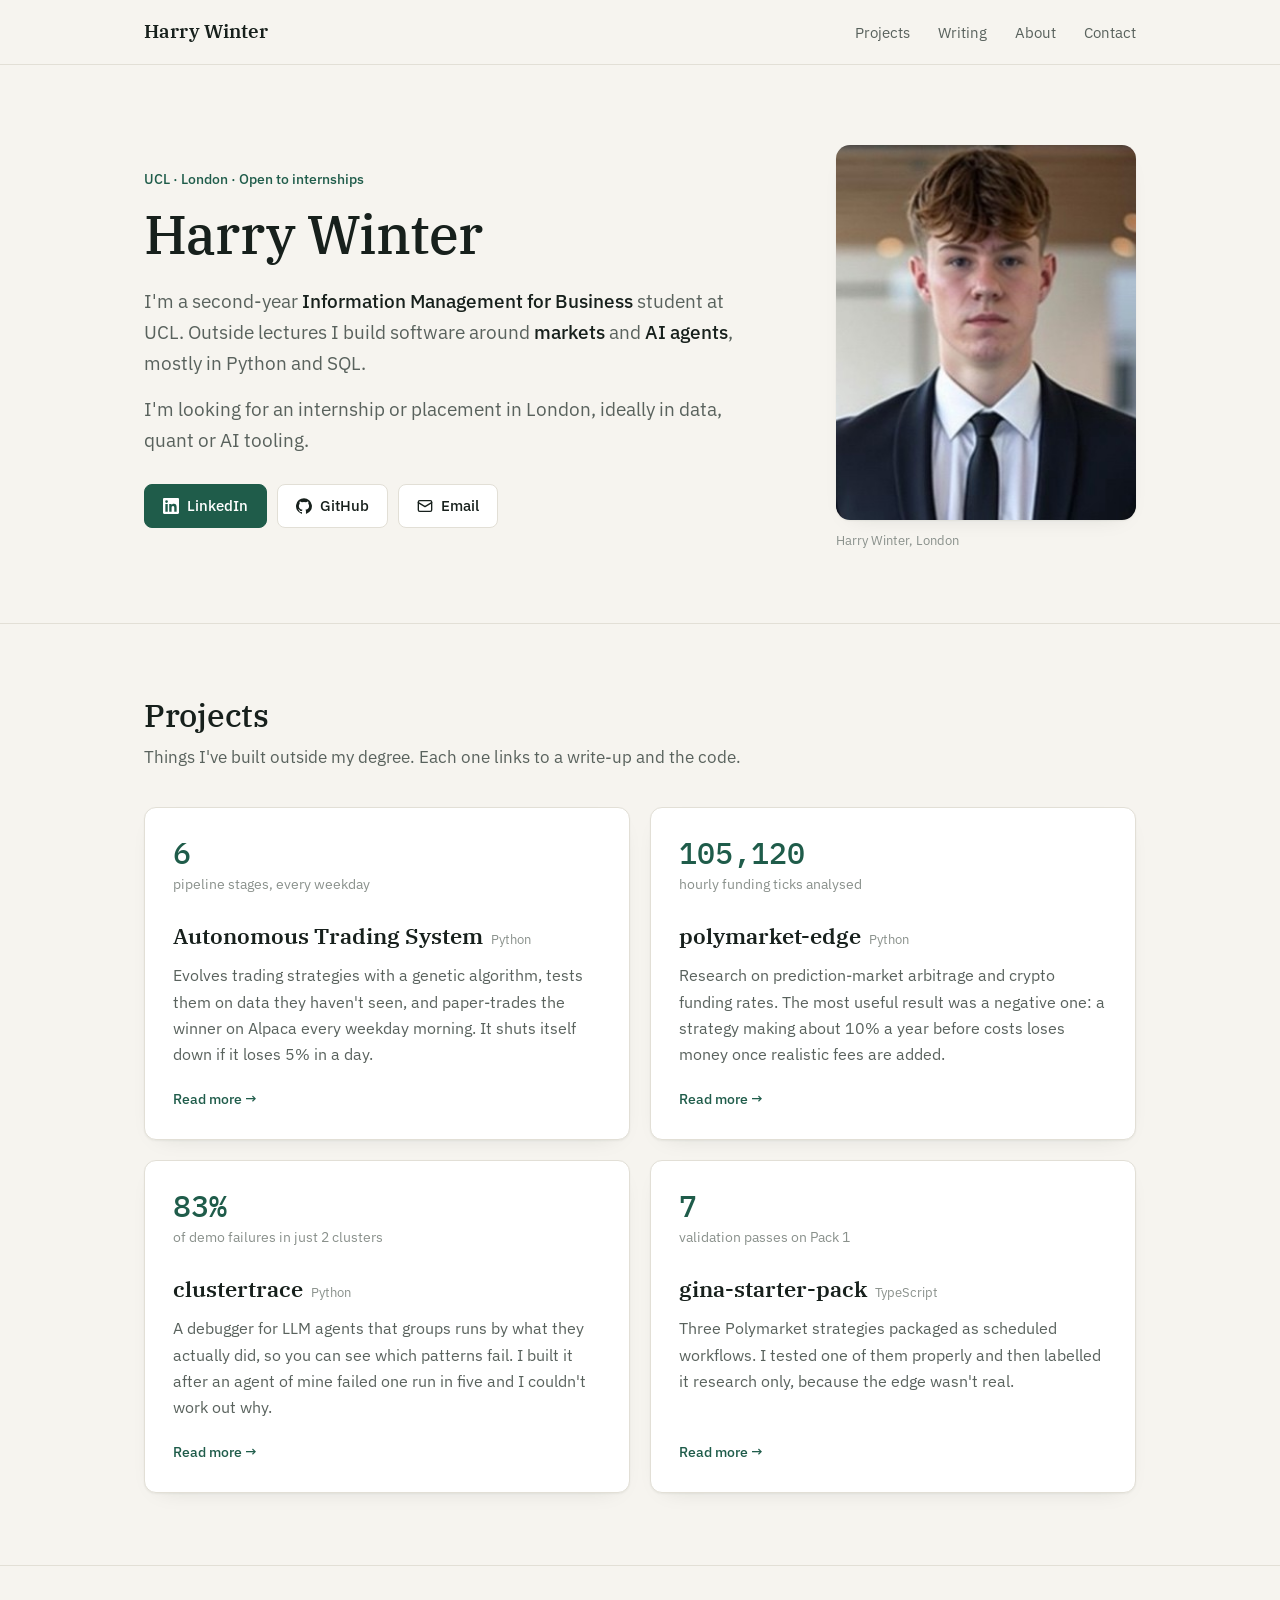
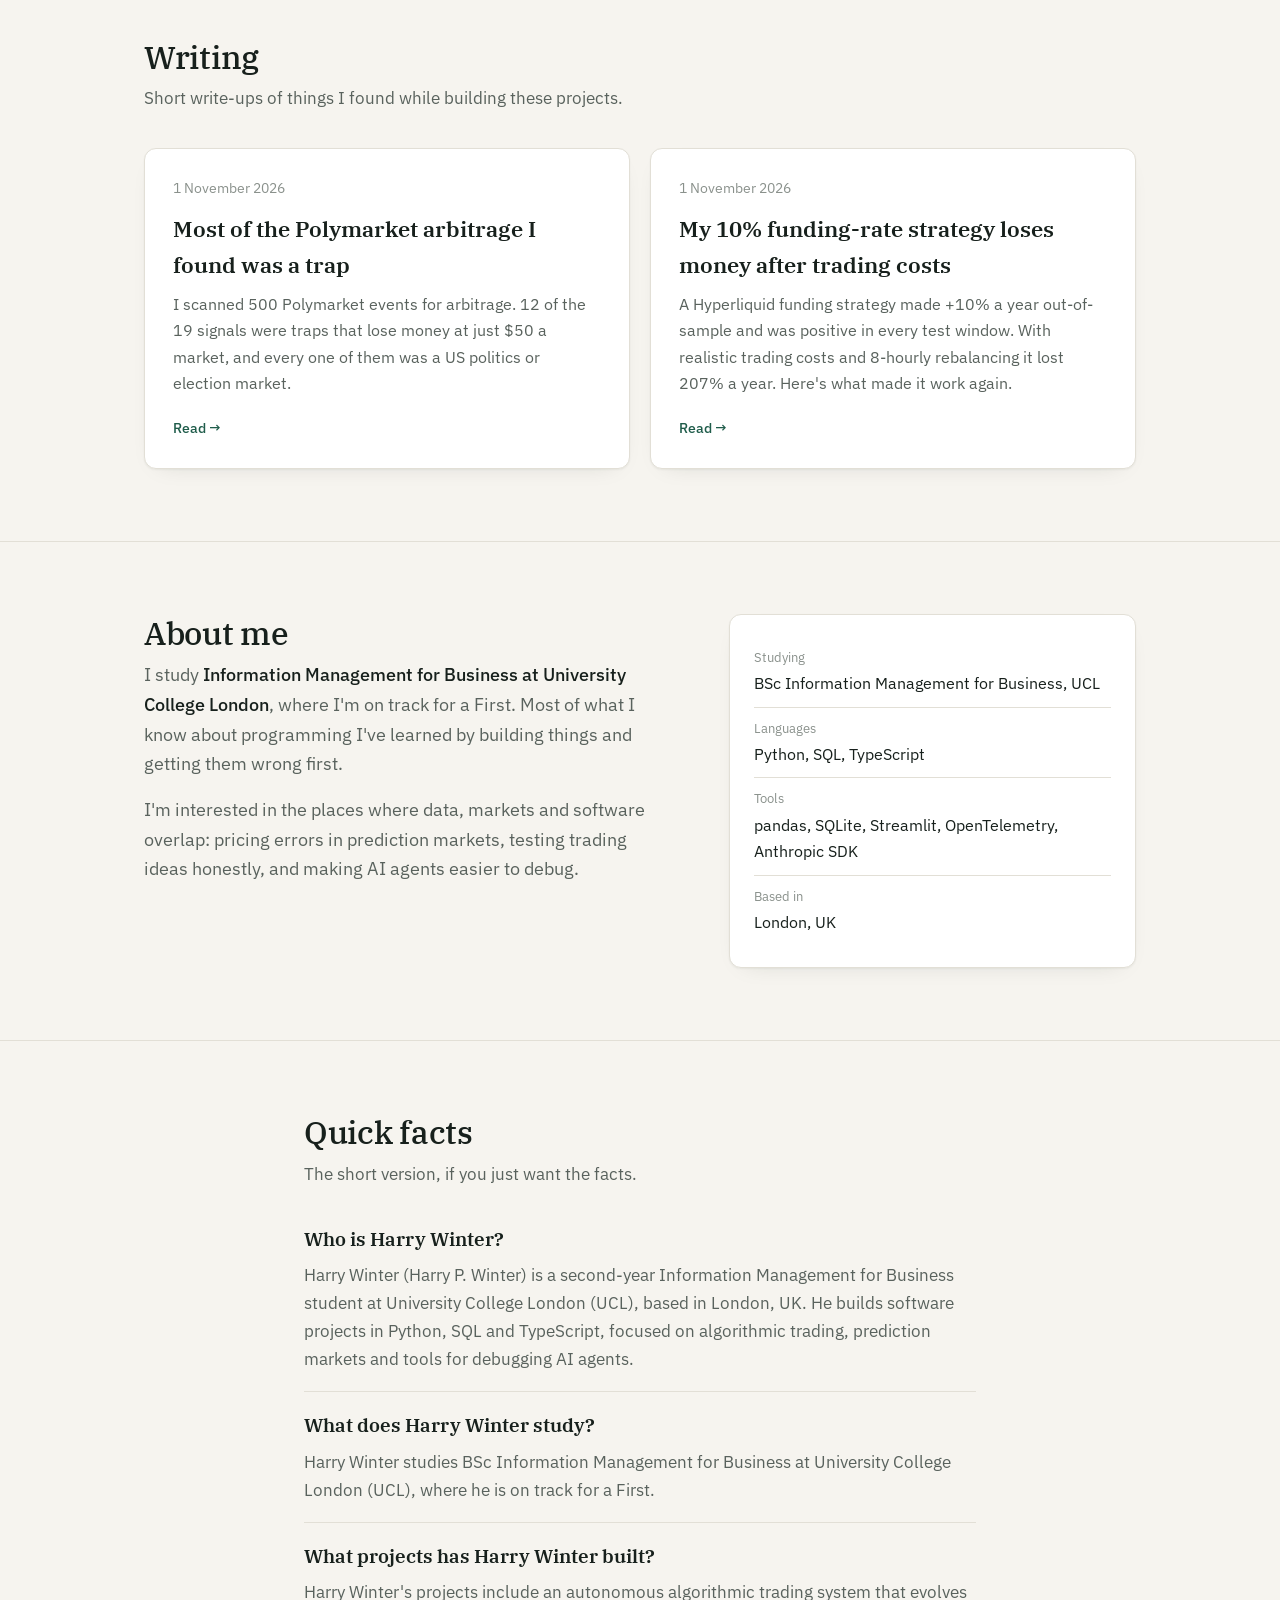
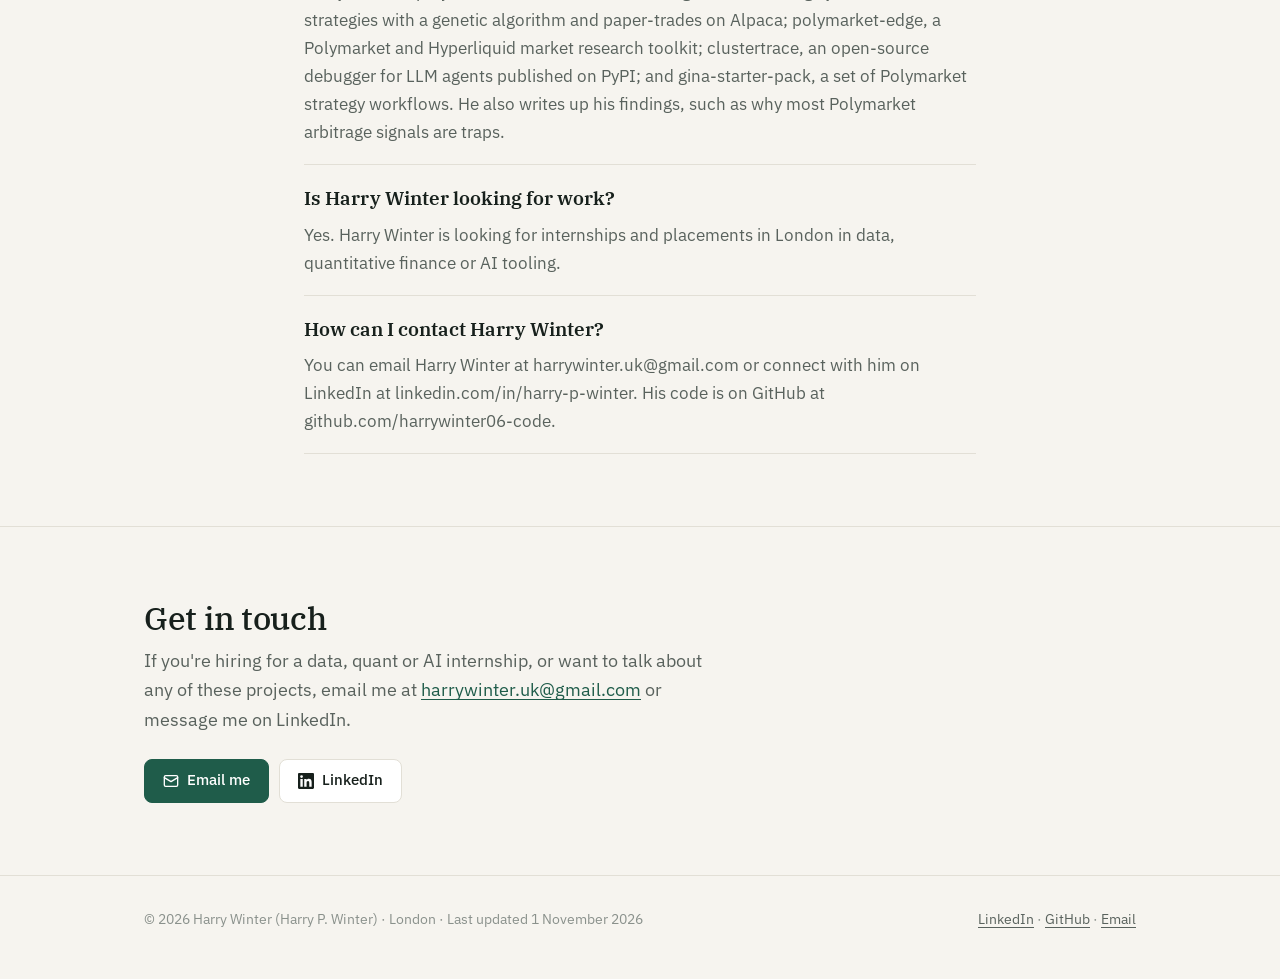
<file: index.html>
<!doctype html>
<html lang="en-GB">
<head>
  <meta charset="utf-8">
  <meta name="viewport" content="width=device-width, initial-scale=1">
  <meta name="google-site-verification" content="IN58JlY0TMIs5u1BTdAQgzycmwXVi_8bx57BGI0jHlM" />
  <title>Harry Winter | UCL Student, Python &amp; Data Analysis, London</title>
  <meta name="description" content="Harry Winter (Harry P. Winter) is a UCL student in London building algorithmic trading systems, prediction-market research and LLM agent tooling in Python.">
  <meta name="author" content="Harry Winter">
  <meta name="robots" content="index, follow, max-image-preview:large, max-snippet:-1">
  <link rel="canonical" href="https://harrywinter06-code.github.io/">
  <link rel="alternate" hreflang="en-GB" href="https://harrywinter06-code.github.io/">
  <link rel="alternate" hreflang="x-default" href="https://harrywinter06-code.github.io/">
  <link rel="me" href="https://www.linkedin.com/in/harry-p-winter">
  <link rel="me" href="https://github.com/harrywinter06-code">
  <meta name="theme-color" content="#121614" media="(prefers-color-scheme: dark)">
  <meta name="theme-color" content="#f6f4ef" media="(prefers-color-scheme: light)">

  <meta property="og:site_name" content="Harry Winter">
  <meta property="og:locale" content="en_GB">
  <meta property="og:type" content="profile">
  <meta property="og:title" content="Harry Winter | UCL Student, Python &amp; Data Analysis, London">
  <meta property="og:description" content="Harry Winter (Harry P. Winter) is a UCL student in London building algorithmic trading systems, prediction-market research and LLM agent tooling in Python.">
  <meta property="og:url" content="https://harrywinter06-code.github.io/">
  <meta property="og:image" content="https://harrywinter06-code.github.io/og-image.jpg">
  <meta property="og:image:width" content="1200">
  <meta property="og:image:height" content="630">
  <meta property="og:image:alt" content="Harry Winter: UCL student building trading systems and LLM tooling, London">
  <meta property="profile:first_name" content="Harry">
  <meta property="profile:last_name" content="Winter">
  <meta name="twitter:card" content="summary_large_image">
  <meta name="twitter:title" content="Harry Winter | UCL Student, Python &amp; Data Analysis, London">
  <meta name="twitter:description" content="Harry Winter (Harry P. Winter) is a UCL student in London building algorithmic trading systems, prediction-market research and LLM agent tooling in Python.">
  <meta name="twitter:image" content="https://harrywinter06-code.github.io/og-image.jpg">

  <link rel="icon" href="/favicon.ico" sizes="48x48">
  <link rel="icon" href="/favicon.svg" type="image/svg+xml">
  <link rel="apple-touch-icon" href="/apple-touch-icon.png">
  <link rel="manifest" href="/site.webmanifest">
  <link rel="sitemap" type="application/xml" href="/sitemap.xml">
  <link rel="preload" as="image" href="/harry-winter.jpg" fetchpriority="high">
  <link rel="preconnect" href="https://fonts.googleapis.com">
  <link rel="preconnect" href="https://fonts.gstatic.com" crossorigin>
  <link href="https://fonts.googleapis.com/css2?family=IBM+Plex+Mono:wght@500&family=IBM+Plex+Sans:wght@400;500;600&family=IBM+Plex+Serif:wght@500;600&display=swap" rel="stylesheet">
  <link rel="stylesheet" href="/assets/style.css">

  <script type="application/ld+json">
{
  "@context": "https://schema.org",
  "@graph": [
    {
      "@type": "WebSite",
      "@id": "https://harrywinter06-code.github.io/#website",
      "url": "https://harrywinter06-code.github.io/",
      "name": "Harry Winter",
      "alternateName": [
        "Harry P. Winter",
        "Harry Winter portfolio"
      ],
      "description": "Personal website and portfolio of Harry Winter, a UCL student in London.",
      "inLanguage": "en-GB",
      "publisher": {
        "@id": "https://harrywinter06-code.github.io/#person"
      },
      "author": {
        "@id": "https://harrywinter06-code.github.io/#person"
      }
    },
    {
      "@type": "ProfilePage",
      "@id": "https://harrywinter06-code.github.io/#profilepage",
      "url": "https://harrywinter06-code.github.io/",
      "name": "Harry Winter: UCL student, Python & data, London",
      "isPartOf": {
        "@id": "https://harrywinter06-code.github.io/#website"
      },
      "inLanguage": "en-GB",
      "dateCreated": "2026-11-01T00:00:00+00:00",
      "dateModified": "2026-11-01T00:00:00+00:00",
      "primaryImageOfPage": {
        "@id": "https://harrywinter06-code.github.io/#photo"
      },
      "mainEntity": {
        "@id": "https://harrywinter06-code.github.io/#person"
      },
      "about": {
        "@id": "https://harrywinter06-code.github.io/#person"
      }
    },
    {
      "@type": "Person",
      "@id": "https://harrywinter06-code.github.io/#person",
      "name": "Harry Winter",
      "alternateName": [
        "Harry P. Winter",
        "Harry Winter UCL"
      ],
      "givenName": "Harry",
      "additionalName": "P.",
      "familyName": "Winter",
      "url": "https://harrywinter06-code.github.io/",
      "image": {
        "@type": "ImageObject",
        "@id": "https://harrywinter06-code.github.io/#photo",
        "url": "https://harrywinter06-code.github.io/harry-winter.jpg",
        "contentUrl": "https://harrywinter06-code.github.io/harry-winter.jpg",
        "name": "Harry Winter",
        "caption": "Harry Winter, Information Management for Business student at UCL, London",
        "description": "Photo of Harry Winter (Harry P. Winter), UCL student in London",
        "creditText": "Harry Winter",
        "copyrightNotice": "© Harry Winter",
        "representativeOfPage": true,
        "width": 360,
        "height": 360
      },
      "email": "mailto:harrywinter.uk@gmail.com",
      "description": "Information Management for Business student at UCL in London who builds algorithmic trading systems, prediction-market research tools and LLM agent tooling in Python.",
      "jobTitle": "Information Management for Business student",
      "affiliation": {
        "@type": "CollegeOrUniversity",
        "name": "University College London",
        "alternateName": "UCL",
        "sameAs": "https://en.wikipedia.org/wiki/University_College_London"
      },
      "homeLocation": {
        "@type": "Place",
        "name": "London, United Kingdom"
      },
      "address": {
        "@type": "PostalAddress",
        "addressLocality": "London",
        "addressCountry": "GB"
      },
      "knowsLanguage": "en-GB",
      "knowsAbout": [
        "Python",
        "SQL",
        "Data analysis",
        "TypeScript",
        "pandas",
        "SQLite",
        "Algorithmic trading",
        "Backtesting",
        "Walk-forward validation",
        "Prediction markets",
        "Polymarket",
        "LLM agents",
        "Observability",
        "OpenTelemetry"
      ],
      "seeks": {
        "@type": "Demand",
        "name": "Internships and placements in data, quantitative finance or AI tooling in London"
      },
      "sameAs": [
        "https://www.linkedin.com/in/harry-p-winter",
        "https://github.com/harrywinter06-code"
      ]
    },
    {
      "@type": "ItemList",
      "@id": "https://harrywinter06-code.github.io/#projects",
      "name": "Projects by Harry Winter",
      "itemListElement": [
        {
          "@type": "ListItem",
          "position": 1,
          "url": "https://harrywinter06-code.github.io/projects/trading-system/",
          "name": "Autonomous Trading System"
        },
        {
          "@type": "ListItem",
          "position": 2,
          "url": "https://harrywinter06-code.github.io/projects/clustertrace/",
          "name": "clustertrace"
        },
        {
          "@type": "ListItem",
          "position": 3,
          "url": "https://harrywinter06-code.github.io/projects/polymarket-edge/",
          "name": "polymarket-edge"
        },
        {
          "@type": "ListItem",
          "position": 4,
          "url": "https://harrywinter06-code.github.io/projects/gina-starter-pack/",
          "name": "gina-starter-pack"
        }
      ]
    },
    {
      "@type": "FAQPage",
      "@id": "https://harrywinter06-code.github.io/#faq",
      "isPartOf": {
        "@id": "https://harrywinter06-code.github.io/#website"
      },
      "about": {
        "@id": "https://harrywinter06-code.github.io/#person"
      },
      "mainEntity": [
        {
          "@type": "Question",
          "name": "Who is Harry Winter?",
          "acceptedAnswer": {
            "@type": "Answer",
            "text": "Harry Winter (Harry P. Winter) is a second-year Information Management for Business student at University College London (UCL), based in London, UK. He builds software projects in Python, SQL and TypeScript, focused on algorithmic trading, prediction markets and tools for debugging AI agents."
          }
        },
        {
          "@type": "Question",
          "name": "What does Harry Winter study?",
          "acceptedAnswer": {
            "@type": "Answer",
            "text": "Harry Winter studies BSc Information Management for Business at University College London (UCL), where he is on track for a First."
          }
        },
        {
          "@type": "Question",
          "name": "What projects has Harry Winter built?",
          "acceptedAnswer": {
            "@type": "Answer",
            "text": "Harry Winter's projects include an autonomous algorithmic trading system that evolves strategies with a genetic algorithm and paper-trades on Alpaca; polymarket-edge, a Polymarket and Hyperliquid market research toolkit; clustertrace, an open-source debugger for LLM agents published on PyPI; and gina-starter-pack, a set of Polymarket strategy workflows. He also writes up his findings, such as why most Polymarket arbitrage signals are traps."
          }
        },
        {
          "@type": "Question",
          "name": "Is Harry Winter looking for work?",
          "acceptedAnswer": {
            "@type": "Answer",
            "text": "Yes. Harry Winter is looking for internships and placements in London in data, quantitative finance or AI tooling."
          }
        },
        {
          "@type": "Question",
          "name": "How can I contact Harry Winter?",
          "acceptedAnswer": {
            "@type": "Answer",
            "text": "You can email Harry Winter at harrywinter.uk@gmail.com or connect with him on LinkedIn at linkedin.com/in/harry-p-winter. His code is on GitHub at github.com/harrywinter06-code."
          }
        }
      ]
    }
  ]
}
  </script>
</head>
<body>
  <a class="skip" href="#main">Skip to content</a>
  <header class="bar">
    <div class="wrap">
      <a class="brand" href="/">Harry Winter</a>
      <nav aria-label="Main">
        <a href="#projects">Projects</a>
        <a class="hide-sm" href="#writing">Writing</a>
        <a class="hide-sm" href="#about">About</a>
        <a href="#contact">Contact</a>
      </nav>
    </div>
  </header>

  <main id="main">
    <section class="hero">
      <div class="wrap">
        <div>
          <p class="kicker">UCL · London · Open to internships</p>
          <h1>Harry Winter</h1>
          <p class="intro">I'm a second-year <strong>Information Management for Business</strong> student at UCL. Outside lectures I build software around <strong>markets</strong> and <strong>AI agents</strong>, mostly in Python and SQL.</p>
          <p class="intro">I'm looking for an internship or placement in London, ideally in data, quant or AI tooling.</p>
          <div class="btns">
            <a class="btn solid" href="https://www.linkedin.com/in/harry-p-winter" rel="me"><svg viewBox="0 0 24 24" fill="currentColor" aria-hidden="true"><path d="M20.45 20.45h-3.56v-5.57c0-1.33-.02-3.04-1.85-3.04-1.85 0-2.14 1.45-2.14 2.94v5.67H9.35V9h3.41v1.56h.05c.48-.9 1.64-1.85 3.37-1.85 3.6 0 4.27 2.37 4.27 5.46v6.28zM5.34 7.43a2.06 2.06 0 1 1 0-4.13 2.06 2.06 0 0 1 0 4.13zM7.12 20.45H3.56V9h3.56v11.45zM22.22 0H1.77C.79 0 0 .77 0 1.73v20.54C0 23.23.79 24 1.77 24h20.45c.98 0 1.78-.77 1.78-1.73V1.73C24 .77 23.2 0 22.22 0z"/></svg>LinkedIn</a>
            <a class="btn" href="https://github.com/harrywinter06-code" rel="me"><svg viewBox="0 0 24 24" fill="currentColor" aria-hidden="true"><path d="M12 .3a12 12 0 0 0-3.8 23.38c.6.12.83-.26.83-.57L9 21.07c-3.34.72-4.04-1.61-4.04-1.61-.55-1.39-1.34-1.76-1.34-1.76-1.08-.74.09-.73.09-.73 1.2.09 1.83 1.24 1.83 1.24 1.07 1.83 2.81 1.3 3.5 1 .1-.78.42-1.31.76-1.61-2.67-.3-5.47-1.33-5.47-5.93 0-1.31.47-2.38 1.24-3.22-.14-.3-.54-1.52.1-3.18 0 0 1-.32 3.3 1.23a11.5 11.5 0 0 1 6 0c2.28-1.55 3.29-1.23 3.29-1.23.64 1.66.24 2.88.12 3.18a4.65 4.65 0 0 1 1.23 3.22c0 4.61-2.8 5.63-5.48 5.92.42.36.81 1.1.81 2.22l-.01 3.29c0 .31.2.69.82.57A12 12 0 0 0 12 .3"/></svg>GitHub</a>
            <a class="btn" href="mailto:harrywinter.uk@gmail.com"><svg viewBox="0 0 24 24" fill="none" stroke="currentColor" stroke-width="2" stroke-linecap="round" stroke-linejoin="round" aria-hidden="true"><rect x="2" y="4" width="20" height="16" rx="2"/><path d="m22 7-10 6L2 7"/></svg>Email</a>
          </div>
        </div>
        <div class="photo-wrap">
          <figure style="margin:0">
            <img class="photo" src="/harry-winter.jpg" alt="Harry Winter, UCL student in London" title="Harry Winter" width="300" height="375" fetchpriority="high">
            <figcaption class="photo-cap">Harry Winter, London</figcaption>
          </figure>
        </div>
      </div>
    </section>

    <section class="block" id="projects" aria-labelledby="projects-h">
      <div class="wrap">
        <h2 id="projects-h">Projects</h2>
        <p class="sub">Things I've built outside my degree. Each one links to a write-up and the code.</p>
        <div class="grid">
        <a class="card" href="/projects/trading-system/">
          <div class="stat">6</div>
          <div class="stat-label">pipeline stages, every weekday</div>
          <h3>Autonomous Trading System<span class="lang">Python</span></h3>
          <p>Evolves trading strategies with a genetic algorithm, tests them on data they haven't seen, and paper-trades the winner on Alpaca every weekday morning. It shuts itself down if it loses 5% in a day.</p>
          <span class="more">Read more &rarr;</span>
        </a>
        <a class="card" href="/projects/polymarket-edge/">
          <div class="stat">105,120</div>
          <div class="stat-label">hourly funding ticks analysed</div>
          <h3>polymarket-edge<span class="lang">Python</span></h3>
          <p>Research on prediction-market arbitrage and crypto funding rates. The most useful result was a negative one: a strategy making about 10% a year before costs loses money once realistic fees are added.</p>
          <span class="more">Read more &rarr;</span>
        </a>
        <a class="card" href="/projects/clustertrace/">
          <div class="stat">83%</div>
          <div class="stat-label">of demo failures in just 2 clusters</div>
          <h3>clustertrace<span class="lang">Python</span></h3>
          <p>A debugger for LLM agents that groups runs by what they actually did, so you can see which patterns fail. I built it after an agent of mine failed one run in five and I couldn't work out why.</p>
          <span class="more">Read more &rarr;</span>
        </a>
        <a class="card" href="/projects/gina-starter-pack/">
          <div class="stat">7</div>
          <div class="stat-label">validation passes on Pack 1</div>
          <h3>gina-starter-pack<span class="lang">TypeScript</span></h3>
          <p>Three Polymarket strategies packaged as scheduled workflows. I tested one of them properly and then labelled it research only, because the edge wasn't real.</p>
          <span class="more">Read more &rarr;</span>
        </a>
        </div>
      </div>
    </section>

    <section class="block" id="writing" aria-labelledby="writing-h">
      <div class="wrap">
        <h2 id="writing-h">Writing</h2>
        <p class="sub">Short write-ups of things I found while building these projects.</p>
        <div class="grid">
        <a class="card" href="/writing/polymarket-arbitrage-traps/">
          <div class="stat-label" style="margin:0 0 10px">1 November 2026</div>
          <h3>Most of the Polymarket arbitrage I found was a trap</h3>
          <p>I scanned 500 Polymarket events for arbitrage. 12 of the 19 signals were traps that lose money at just $50 a market, and every one of them was a US politics or election market.</p>
          <span class="more">Read &rarr;</span>
        </a>
        <a class="card" href="/writing/funding-rate-strategy-trading-costs/">
          <div class="stat-label" style="margin:0 0 10px">1 November 2026</div>
          <h3>My 10% funding-rate strategy loses money after trading costs</h3>
          <p>A Hyperliquid funding strategy made +10% a year out-of-sample and was positive in every test window. With realistic trading costs and 8-hourly rebalancing it lost 207% a year. Here's what made it work again.</p>
          <span class="more">Read &rarr;</span>
        </a>
        </div>
      </div>
    </section>

    <section class="block" id="about" aria-labelledby="about-h">
      <div class="wrap about">
        <div>
          <h2 id="about-h">About me</h2>
          <p>I study <strong>Information Management for Business at University College London</strong>, where I'm on track for a First. Most of what I know about programming I've learned by building things and getting them wrong first.</p>
          <p>I'm interested in the places where data, markets and software overlap: pricing errors in prediction markets, testing trading ideas honestly, and making AI agents easier to debug.</p>
        </div>
        <dl class="facts">
          <div><dt>Studying</dt><dd>BSc Information Management for Business, UCL</dd></div>
          <div><dt>Languages</dt><dd>Python, SQL, TypeScript</dd></div>
          <div><dt>Tools</dt><dd>pandas, SQLite, Streamlit, OpenTelemetry, Anthropic SDK</dd></div>
          <div><dt>Based in</dt><dd>London, UK</dd></div>
        </dl>
      </div>
    </section>

    <section class="block" id="faq" aria-labelledby="faq-h">
      <div class="wrap narrow">
        <h2 id="faq-h">Quick facts</h2>
        <p class="sub">The short version, if you just want the facts.</p>
        <dl class="faq">
          <div><dt>Who is Harry Winter?</dt><dd>Harry Winter (Harry P. Winter) is a second-year Information Management for Business student at University College London (UCL), based in London, UK. He builds software projects in Python, SQL and TypeScript, focused on algorithmic trading, prediction markets and tools for debugging AI agents.</dd></div>
          <div><dt>What does Harry Winter study?</dt><dd>Harry Winter studies BSc Information Management for Business at University College London (UCL), where he is on track for a First.</dd></div>
          <div><dt>What projects has Harry Winter built?</dt><dd>Harry Winter&#x27;s projects include an autonomous algorithmic trading system that evolves strategies with a genetic algorithm and paper-trades on Alpaca; polymarket-edge, a Polymarket and Hyperliquid market research toolkit; clustertrace, an open-source debugger for LLM agents published on PyPI; and gina-starter-pack, a set of Polymarket strategy workflows. He also writes up his findings, such as why most Polymarket arbitrage signals are traps.</dd></div>
          <div><dt>Is Harry Winter looking for work?</dt><dd>Yes. Harry Winter is looking for internships and placements in London in data, quantitative finance or AI tooling.</dd></div>
          <div><dt>How can I contact Harry Winter?</dt><dd>You can email Harry Winter at harrywinter.uk@gmail.com or connect with him on LinkedIn at linkedin.com/in/harry-p-winter. His code is on GitHub at github.com/harrywinter06-code.</dd></div>
        </dl>
      </div>
    </section>

    <section class="block contact" id="contact" aria-labelledby="contact-h">
      <div class="wrap">
        <h2 id="contact-h">Get in touch</h2>
        <p>If you're hiring for a data, quant or AI internship, or want to talk about any of these projects, email me at <a href="mailto:harrywinter.uk@gmail.com">harrywinter.uk@gmail.com</a> or message me on LinkedIn.</p>
        <div class="btns">
          <a class="btn solid" href="mailto:harrywinter.uk@gmail.com"><svg viewBox="0 0 24 24" fill="none" stroke="currentColor" stroke-width="2" stroke-linecap="round" stroke-linejoin="round" aria-hidden="true"><rect x="2" y="4" width="20" height="16" rx="2"/><path d="m22 7-10 6L2 7"/></svg>Email me</a>
          <a class="btn" href="https://www.linkedin.com/in/harry-p-winter" rel="me"><svg viewBox="0 0 24 24" fill="currentColor" aria-hidden="true"><path d="M20.45 20.45h-3.56v-5.57c0-1.33-.02-3.04-1.85-3.04-1.85 0-2.14 1.45-2.14 2.94v5.67H9.35V9h3.41v1.56h.05c.48-.9 1.64-1.85 3.37-1.85 3.6 0 4.27 2.37 4.27 5.46v6.28zM5.34 7.43a2.06 2.06 0 1 1 0-4.13 2.06 2.06 0 0 1 0 4.13zM7.12 20.45H3.56V9h3.56v11.45zM22.22 0H1.77C.79 0 0 .77 0 1.73v20.54C0 23.23.79 24 1.77 24h20.45c.98 0 1.78-.77 1.78-1.73V1.73C24 .77 23.2 0 22.22 0z"/></svg>LinkedIn</a>
        </div>
      </div>
    </section>
  </main>

  <footer>
    <div class="wrap">
      <span>© 2026 Harry Winter (Harry P. Winter) · London · Last updated <time datetime="2026-11-01">1 November 2026</time></span>
      <span><a href="https://www.linkedin.com/in/harry-p-winter" rel="me">LinkedIn</a> · <a href="https://github.com/harrywinter06-code" rel="me">GitHub</a> · <a href="mailto:harrywinter.uk@gmail.com">Email</a></span>
    </div>
  </footer>
</body>
</html>
</file>
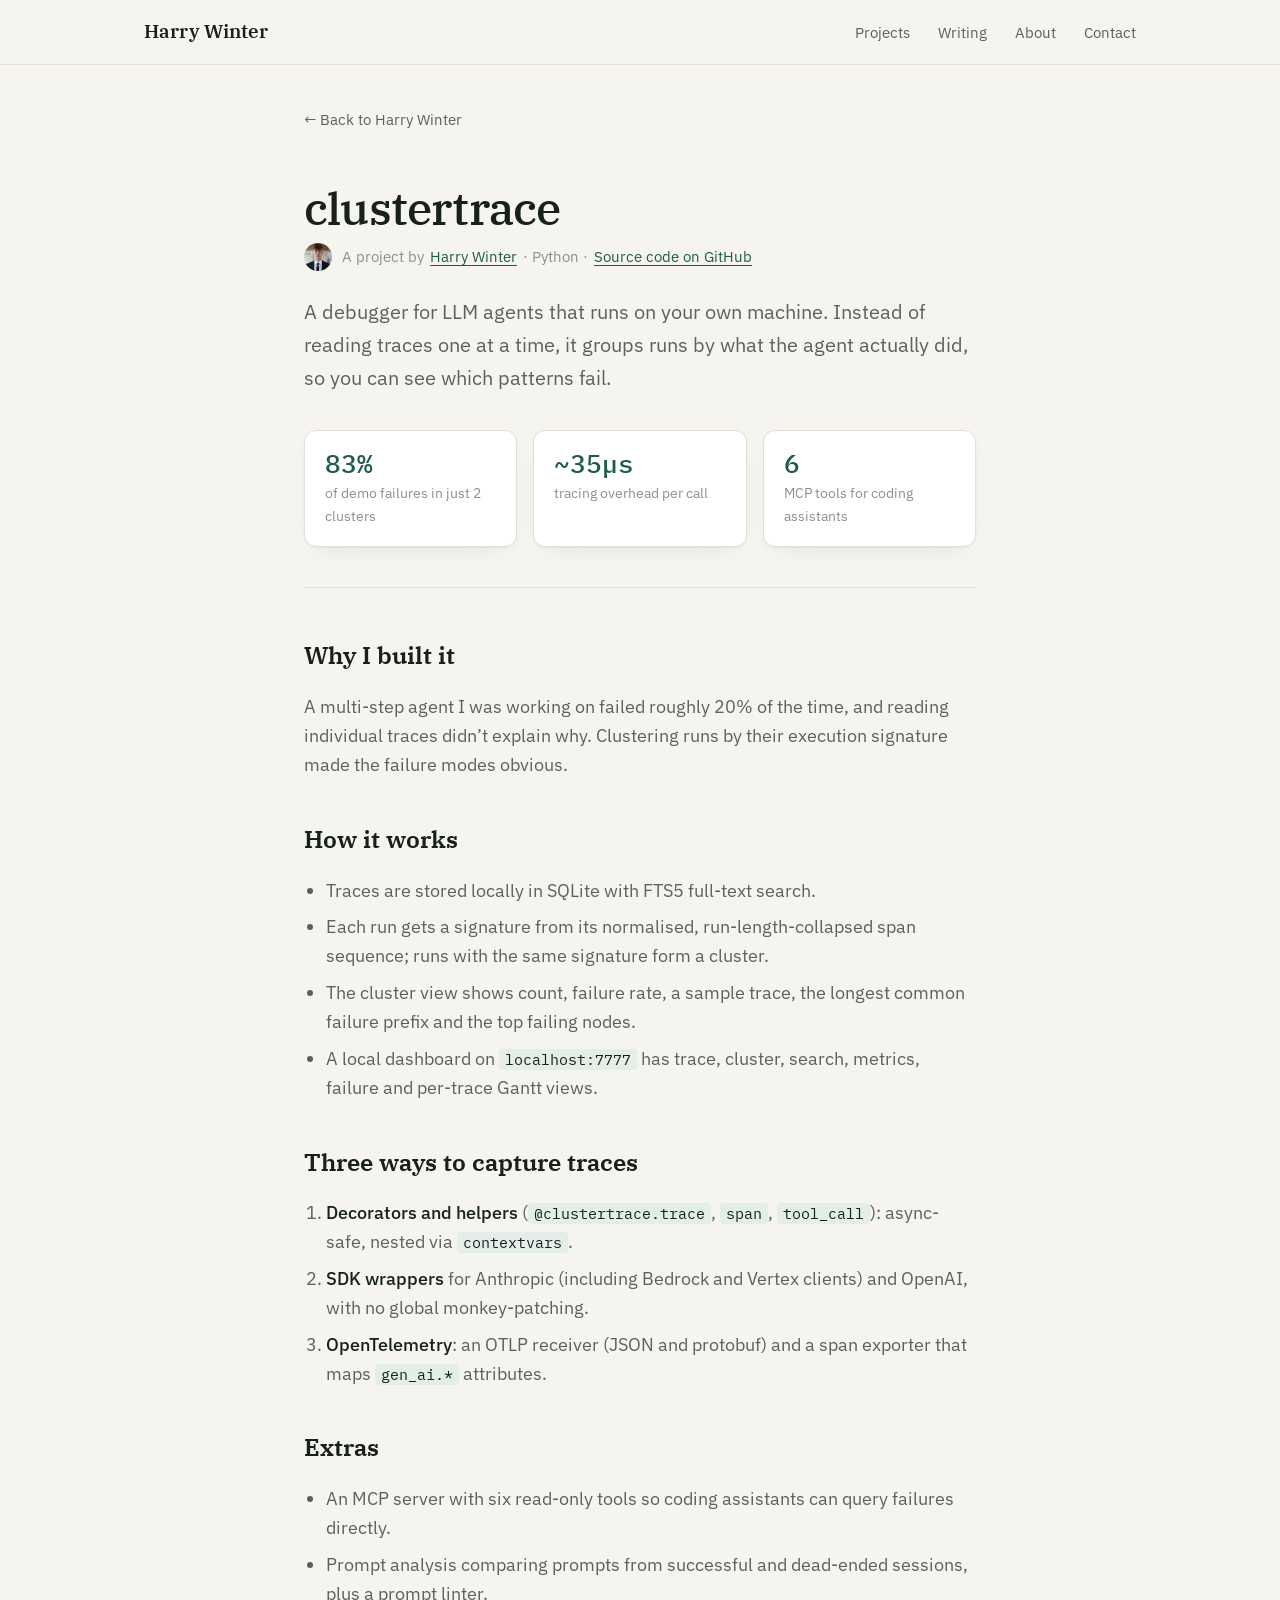
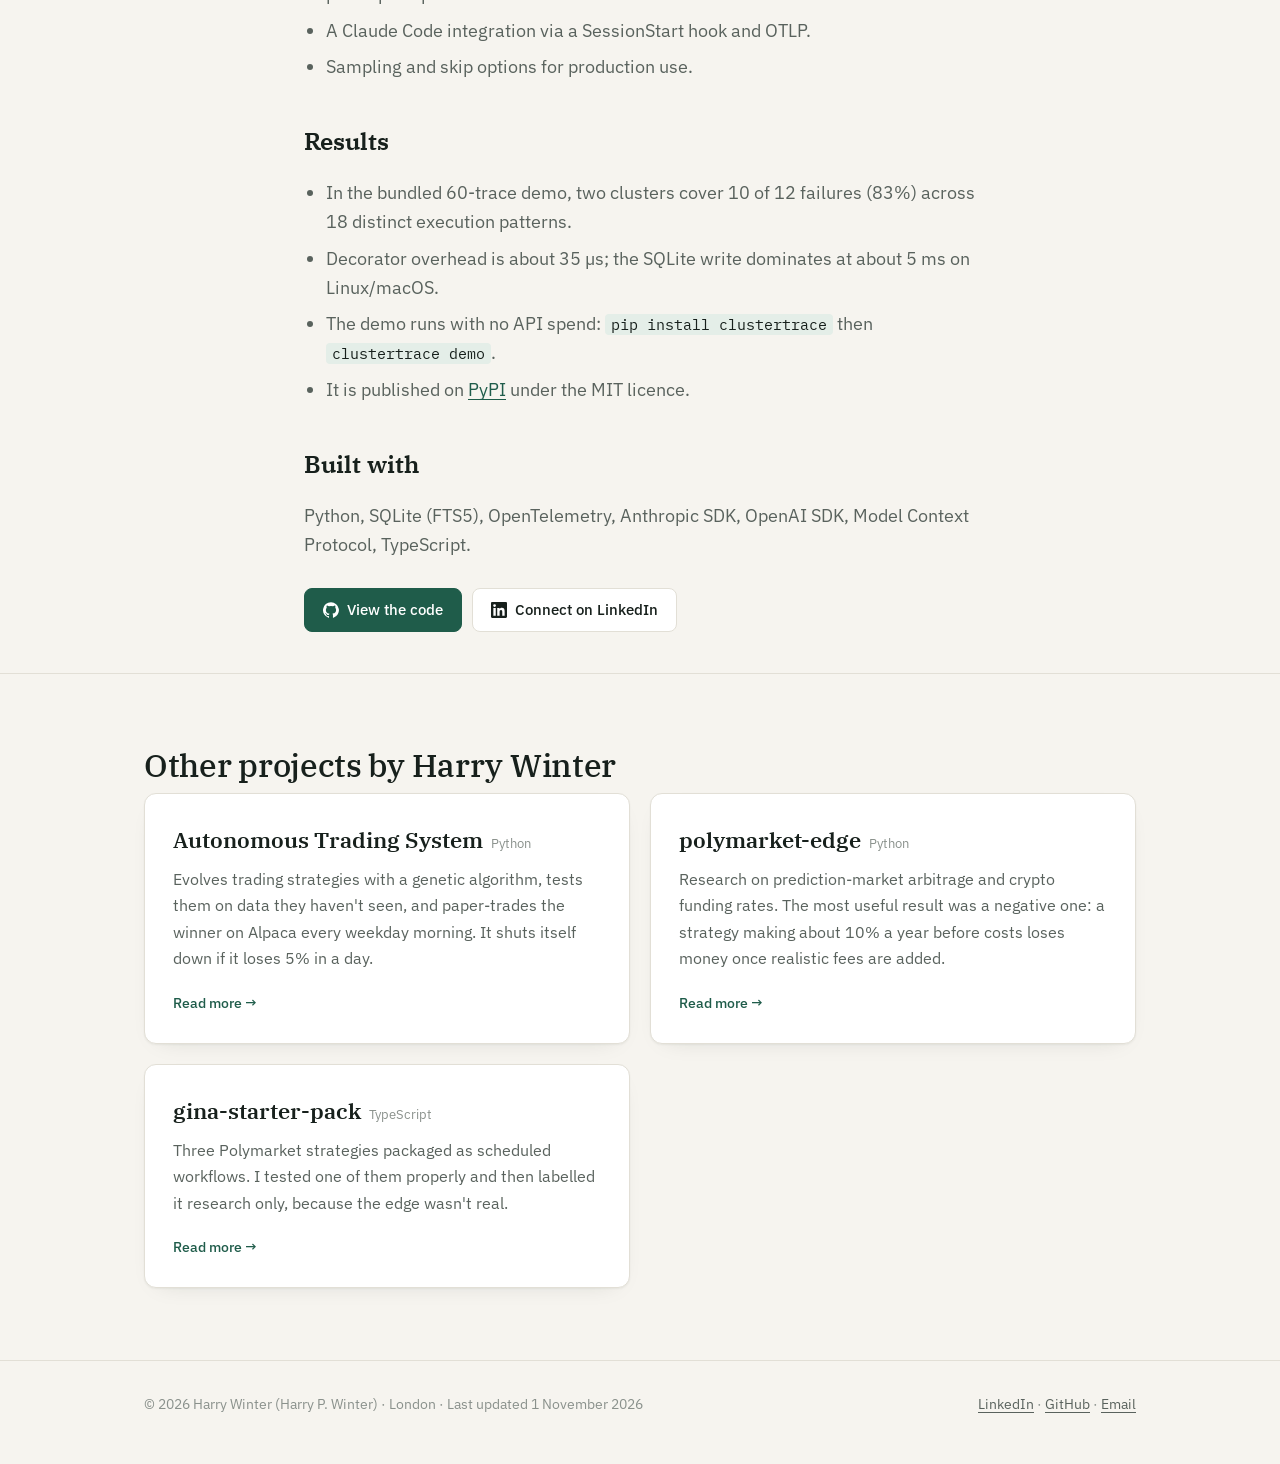
<file: projects/clustertrace/index.html>
<!doctype html>
<html lang="en-GB">
<head>
  <meta charset="utf-8">
  <meta name="viewport" content="width=device-width, initial-scale=1">
  <meta name="google-site-verification" content="IN58JlY0TMIs5u1BTdAQgzycmwXVi_8bx57BGI0jHlM" />
  <title>clustertrace: LLM Agent Debugger | Harry Winter</title>
  <meta name="description" content="clustertrace by Harry Winter: a local-first debugger that clusters LLM agent traces by execution pattern so failures surface. SQLite, OpenTelemetry, MCP.">
  <meta name="author" content="Harry Winter">
  <meta name="robots" content="index, follow, max-image-preview:large, max-snippet:-1">
  <link rel="canonical" href="https://harrywinter06-code.github.io/projects/clustertrace/">
  <link rel="alternate" hreflang="en-GB" href="https://harrywinter06-code.github.io/projects/clustertrace/">
  <link rel="alternate" hreflang="x-default" href="https://harrywinter06-code.github.io/projects/clustertrace/">
  <link rel="me" href="https://www.linkedin.com/in/harry-p-winter">
  <link rel="me" href="https://github.com/harrywinter06-code">
  <meta name="theme-color" content="#121614" media="(prefers-color-scheme: dark)">
  <meta name="theme-color" content="#f6f4ef" media="(prefers-color-scheme: light)">

  <meta property="og:site_name" content="Harry Winter">
  <meta property="og:locale" content="en_GB">
  <meta property="og:type" content="article">
  <meta property="og:title" content="clustertrace: LLM Agent Debugger | Harry Winter">
  <meta property="og:description" content="clustertrace by Harry Winter: a local-first debugger that clusters LLM agent traces by execution pattern so failures surface. SQLite, OpenTelemetry, MCP.">
  <meta property="og:url" content="https://harrywinter06-code.github.io/projects/clustertrace/">
  <meta property="og:image" content="https://harrywinter06-code.github.io/og-image.jpg">
  <meta property="og:image:width" content="1200">
  <meta property="og:image:height" content="630">
  <meta property="og:image:alt" content="Harry Winter: UCL student building trading systems and LLM tooling, London">
  
  
  <meta name="twitter:card" content="summary_large_image">
  <meta name="twitter:title" content="clustertrace: LLM Agent Debugger | Harry Winter">
  <meta name="twitter:description" content="clustertrace by Harry Winter: a local-first debugger that clusters LLM agent traces by execution pattern so failures surface. SQLite, OpenTelemetry, MCP.">
  <meta name="twitter:image" content="https://harrywinter06-code.github.io/og-image.jpg">

  <link rel="icon" href="/favicon.ico" sizes="48x48">
  <link rel="icon" href="/favicon.svg" type="image/svg+xml">
  <link rel="apple-touch-icon" href="/apple-touch-icon.png">
  <link rel="manifest" href="/site.webmanifest">
  <link rel="sitemap" type="application/xml" href="/sitemap.xml">
  
  <link rel="preconnect" href="https://fonts.googleapis.com">
  <link rel="preconnect" href="https://fonts.gstatic.com" crossorigin>
  <link href="https://fonts.googleapis.com/css2?family=IBM+Plex+Mono:wght@500&family=IBM+Plex+Sans:wght@400;500;600&family=IBM+Plex+Serif:wght@500;600&display=swap" rel="stylesheet">
  <link rel="stylesheet" href="/assets/style.css">

  <script type="application/ld+json">
{
  "@context": "https://schema.org",
  "@graph": [
    {
      "@type": "WebSite",
      "@id": "https://harrywinter06-code.github.io/#website",
      "url": "https://harrywinter06-code.github.io/",
      "name": "Harry Winter",
      "alternateName": [
        "Harry P. Winter",
        "Harry Winter portfolio"
      ],
      "description": "Personal website and portfolio of Harry Winter, a UCL student in London.",
      "inLanguage": "en-GB",
      "publisher": {
        "@id": "https://harrywinter06-code.github.io/#person"
      },
      "author": {
        "@id": "https://harrywinter06-code.github.io/#person"
      }
    },
    {
      "@type": "WebPage",
      "@id": "https://harrywinter06-code.github.io/projects/clustertrace/#webpage",
      "url": "https://harrywinter06-code.github.io/projects/clustertrace/",
      "name": "clustertrace: LLM Agent Debugger | Harry Winter",
      "description": "clustertrace by Harry Winter: a local-first debugger that clusters LLM agent traces by execution pattern so failures surface. SQLite, OpenTelemetry, MCP.",
      "isPartOf": {
        "@id": "https://harrywinter06-code.github.io/#website"
      },
      "about": {
        "@id": "https://harrywinter06-code.github.io/projects/clustertrace/#code"
      },
      "image": {
        "@id": "https://harrywinter06-code.github.io/#photo"
      },
      "author": {
        "@id": "https://harrywinter06-code.github.io/#person"
      },
      "inLanguage": "en-GB",
      "breadcrumb": {
        "@id": "https://harrywinter06-code.github.io/projects/clustertrace/#breadcrumb"
      },
      "dateModified": "2026-11-01T00:00:00+00:00"
    },
    {
      "@type": "SoftwareSourceCode",
      "@id": "https://harrywinter06-code.github.io/projects/clustertrace/#code",
      "name": "clustertrace",
      "description": "clustertrace by Harry Winter: a local-first debugger that clusters LLM agent traces by execution pattern so failures surface. SQLite, OpenTelemetry, MCP.",
      "codeRepository": "https://github.com/harrywinter06-code/clustertrace",
      "sameAs": [
        "https://pypi.org/project/clustertrace/"
      ],
      "downloadUrl": "https://pypi.org/project/clustertrace/",
      "programmingLanguage": "Python",
      "keywords": "LLM agent debugging, LLM observability, OpenTelemetry, trace clustering, MCP, Python",
      "author": {
        "@id": "https://harrywinter06-code.github.io/#person"
      },
      "creator": {
        "@id": "https://harrywinter06-code.github.io/#person"
      },
      "url": "https://harrywinter06-code.github.io/projects/clustertrace/"
    },
    {
      "@type": "BreadcrumbList",
      "@id": "https://harrywinter06-code.github.io/projects/clustertrace/#breadcrumb",
      "itemListElement": [
        {
          "@type": "ListItem",
          "position": 1,
          "name": "Harry Winter",
          "item": "https://harrywinter06-code.github.io/"
        },
        {
          "@type": "ListItem",
          "position": 2,
          "name": "Projects",
          "item": "https://harrywinter06-code.github.io/#projects"
        },
        {
          "@type": "ListItem",
          "position": 3,
          "name": "clustertrace",
          "item": "https://harrywinter06-code.github.io/projects/clustertrace/"
        }
      ]
    },
    {
      "@type": "Person",
      "@id": "https://harrywinter06-code.github.io/#person",
      "name": "Harry Winter",
      "url": "https://harrywinter06-code.github.io/",
      "image": {
        "@type": "ImageObject",
        "@id": "https://harrywinter06-code.github.io/#photo",
        "url": "https://harrywinter06-code.github.io/harry-winter.jpg",
        "contentUrl": "https://harrywinter06-code.github.io/harry-winter.jpg",
        "name": "Harry Winter",
        "caption": "Harry Winter, Information Management for Business student at UCL, London",
        "description": "Photo of Harry Winter (Harry P. Winter), UCL student in London",
        "creditText": "Harry Winter",
        "copyrightNotice": "© Harry Winter",
        "representativeOfPage": true,
        "width": 360,
        "height": 360
      },
      "sameAs": [
        "https://www.linkedin.com/in/harry-p-winter",
        "https://github.com/harrywinter06-code"
      ]
    }
  ]
}
  </script>
</head>
<body>
  <a class="skip" href="#main">Skip to content</a>
  <header class="bar">
    <div class="wrap">
      <a class="brand" href="/">Harry Winter</a>
      <nav aria-label="Main">
        <a href="/#projects">Projects</a>
        <a class="hide-sm" href="/#writing">Writing</a>
        <a class="hide-sm" href="/#about">About</a>
        <a href="/#contact">Contact</a>
      </nav>
    </div>
  </header>

  <main id="main">
    <div class="wrap narrow">
      <p class="crumb"><a href="/">&larr; Back to Harry Winter</a></p>
      <header class="phead">
        <h1>clustertrace</h1>
        <p class="meta"><img class="avatar" src="/harry-winter.jpg" alt="Harry Winter" width="28" height="28">A project by <a href="/" rel="author">Harry Winter</a> · Python · <a href="https://github.com/harrywinter06-code/clustertrace">Source code on GitHub</a></p>
        <p class="lede">A debugger for LLM agents that runs on your own machine. Instead of reading traces one at a time, it groups runs by what the agent actually did, so you can see which patterns fail.</p>
        <div class="stats">
          <div><div class="stat">83%</div><div class="stat-label">of demo failures in just 2 clusters</div></div>
          <div><div class="stat">~35µs</div><div class="stat-label">tracing overhead per call</div></div>
          <div><div class="stat">6</div><div class="stat-label">MCP tools for coding assistants</div></div>
        </div>
      </header>

      <article class="article">
        <h3>Why I built it</h3>
        <p>A multi-step agent I was working on failed roughly 20% of the time, and reading individual traces didn&rsquo;t explain why. Clustering runs by their execution signature made the failure modes obvious.</p>

        <h3>How it works</h3>
        <ul>
          <li>Traces are stored locally in SQLite with FTS5 full-text search.</li>
          <li>Each run gets a signature from its normalised, run-length-collapsed span sequence; runs with the same signature form a cluster.</li>
          <li>The cluster view shows count, failure rate, a sample trace, the longest common failure prefix and the top failing nodes.</li>
          <li>A local dashboard on <code>localhost:7777</code> has trace, cluster, search, metrics, failure and per-trace Gantt views.</li>
        </ul>

        <h3>Three ways to capture traces</h3>
        <ol>
          <li><strong>Decorators and helpers</strong> (<code>@clustertrace.trace</code>, <code>span</code>, <code>tool_call</code>): async-safe, nested via <code>contextvars</code>.</li>
          <li><strong>SDK wrappers</strong> for Anthropic (including Bedrock and Vertex clients) and OpenAI, with no global monkey-patching.</li>
          <li><strong>OpenTelemetry</strong>: an OTLP receiver (JSON and protobuf) and a span exporter that maps <code>gen_ai.*</code> attributes.</li>
        </ol>

        <h3>Extras</h3>
        <ul>
          <li>An MCP server with six read-only tools so coding assistants can query failures directly.</li>
          <li>Prompt analysis comparing prompts from successful and dead-ended sessions, plus a prompt linter.</li>
          <li>A Claude Code integration via a SessionStart hook and OTLP.</li>
          <li>Sampling and skip options for production use.</li>
        </ul>

        <h3>Results</h3>
        <ul>
          <li>In the bundled 60-trace demo, two clusters cover 10 of 12 failures (83%) across 18 distinct execution patterns.</li>
          <li>Decorator overhead is about 35&nbsp;&micro;s; the SQLite write dominates at about 5&nbsp;ms on Linux/macOS.</li>
          <li>The demo runs with no API spend: <code>pip install clustertrace</code> then <code>clustertrace demo</code>.</li>
          <li>It is published on <a href="https://pypi.org/project/clustertrace/">PyPI</a> under the MIT licence.</li>
        </ul>

        <h3>Built with</h3>
        <p>Python, SQLite (FTS5), OpenTelemetry, Anthropic SDK, OpenAI SDK, Model Context Protocol, TypeScript.</p>
        <p class="btns" style="margin-top:28px"><a class="btn solid" href="https://github.com/harrywinter06-code/clustertrace"><svg viewBox="0 0 24 24" fill="currentColor" aria-hidden="true"><path d="M12 .3a12 12 0 0 0-3.8 23.38c.6.12.83-.26.83-.57L9 21.07c-3.34.72-4.04-1.61-4.04-1.61-.55-1.39-1.34-1.76-1.34-1.76-1.08-.74.09-.73.09-.73 1.2.09 1.83 1.24 1.83 1.24 1.07 1.83 2.81 1.3 3.5 1 .1-.78.42-1.31.76-1.61-2.67-.3-5.47-1.33-5.47-5.93 0-1.31.47-2.38 1.24-3.22-.14-.3-.54-1.52.1-3.18 0 0 1-.32 3.3 1.23a11.5 11.5 0 0 1 6 0c2.28-1.55 3.29-1.23 3.29-1.23.64 1.66.24 2.88.12 3.18a4.65 4.65 0 0 1 1.23 3.22c0 4.61-2.8 5.63-5.48 5.92.42.36.81 1.1.81 2.22l-.01 3.29c0 .31.2.69.82.57A12 12 0 0 0 12 .3"/></svg>View the code</a><a class="btn" href="https://www.linkedin.com/in/harry-p-winter" rel="me"><svg viewBox="0 0 24 24" fill="currentColor" aria-hidden="true"><path d="M20.45 20.45h-3.56v-5.57c0-1.33-.02-3.04-1.85-3.04-1.85 0-2.14 1.45-2.14 2.94v5.67H9.35V9h3.41v1.56h.05c.48-.9 1.64-1.85 3.37-1.85 3.6 0 4.27 2.37 4.27 5.46v6.28zM5.34 7.43a2.06 2.06 0 1 1 0-4.13 2.06 2.06 0 0 1 0 4.13zM7.12 20.45H3.56V9h3.56v11.45zM22.22 0H1.77C.79 0 0 .77 0 1.73v20.54C0 23.23.79 24 1.77 24h20.45c.98 0 1.78-.77 1.78-1.73V1.73C24 .77 23.2 0 22.22 0z"/></svg>Connect on LinkedIn</a></p>
      </article>
    </div>

    <section class="block" aria-labelledby="more-h">
      <div class="wrap">
        <h2 id="more-h">Other projects by Harry Winter</h2>
        <div class="grid">
        <a class="card" href="/projects/trading-system/">
          <h3>Autonomous Trading System<span class="lang">Python</span></h3>
          <p>Evolves trading strategies with a genetic algorithm, tests them on data they haven't seen, and paper-trades the winner on Alpaca every weekday morning. It shuts itself down if it loses 5% in a day.</p>
          <span class="more">Read more &rarr;</span>
        </a>
        <a class="card" href="/projects/polymarket-edge/">
          <h3>polymarket-edge<span class="lang">Python</span></h3>
          <p>Research on prediction-market arbitrage and crypto funding rates. The most useful result was a negative one: a strategy making about 10% a year before costs loses money once realistic fees are added.</p>
          <span class="more">Read more &rarr;</span>
        </a>
        <a class="card" href="/projects/gina-starter-pack/">
          <h3>gina-starter-pack<span class="lang">TypeScript</span></h3>
          <p>Three Polymarket strategies packaged as scheduled workflows. I tested one of them properly and then labelled it research only, because the edge wasn't real.</p>
          <span class="more">Read more &rarr;</span>
        </a>
        </div>
      </div>
    </section>
  </main>

  <footer>
    <div class="wrap">
      <span>© 2026 Harry Winter (Harry P. Winter) · London · Last updated <time datetime="2026-11-01">1 November 2026</time></span>
      <span><a href="https://www.linkedin.com/in/harry-p-winter" rel="me">LinkedIn</a> · <a href="https://github.com/harrywinter06-code" rel="me">GitHub</a> · <a href="mailto:harrywinter.uk@gmail.com">Email</a></span>
    </div>
  </footer>
</body>
</html>
</file>
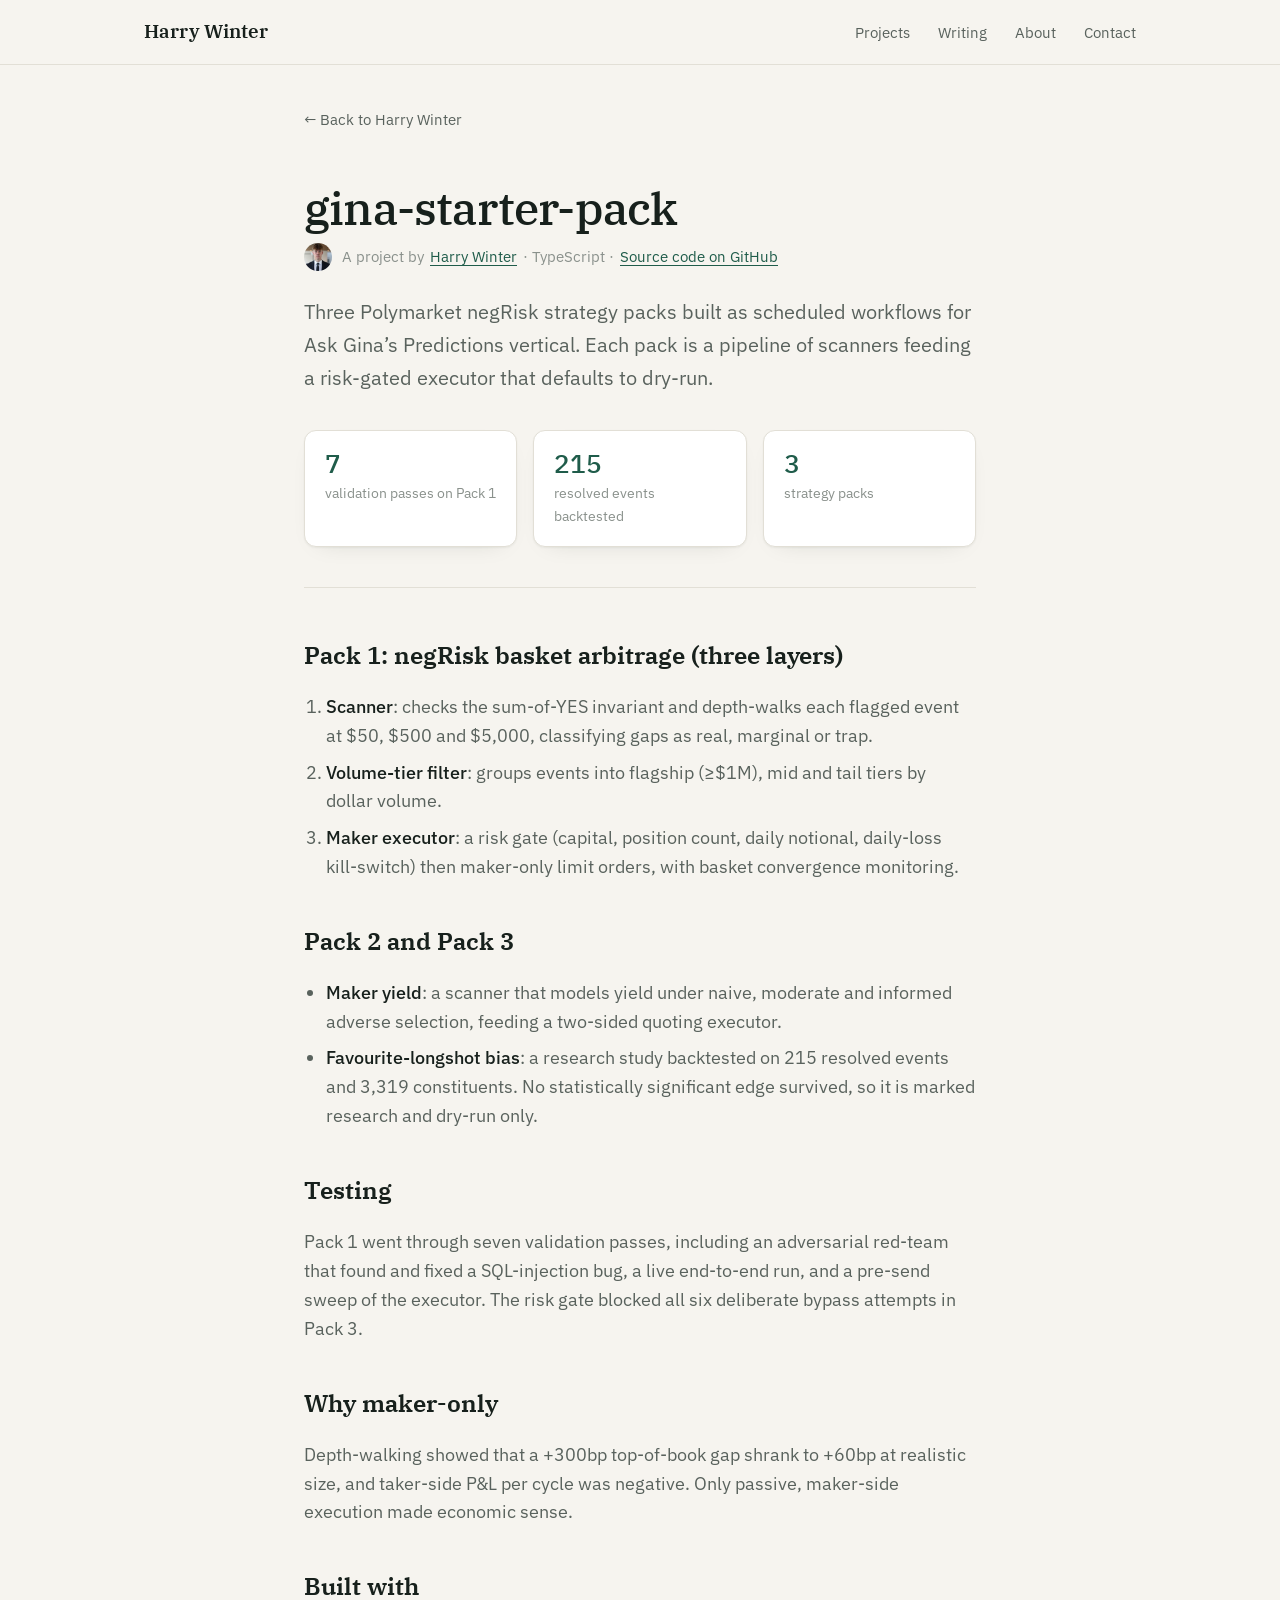
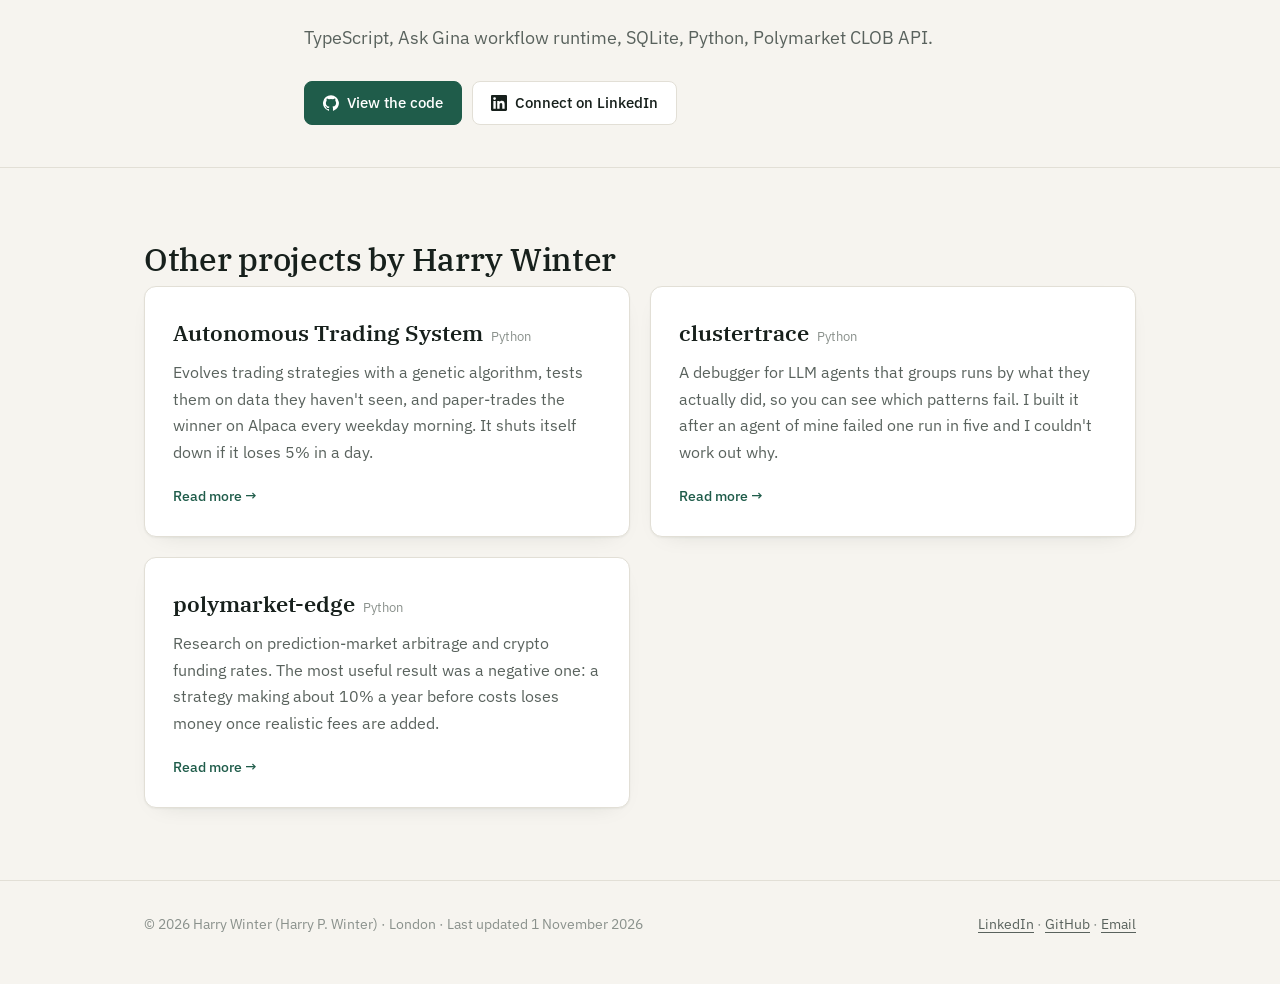
<file: projects/gina-starter-pack/index.html>
<!doctype html>
<html lang="en-GB">
<head>
  <meta charset="utf-8">
  <meta name="viewport" content="width=device-width, initial-scale=1">
  <meta name="google-site-verification" content="IN58JlY0TMIs5u1BTdAQgzycmwXVi_8bx57BGI0jHlM" />
  <title>gina-starter-pack: Polymarket Workflows | Harry Winter</title>
  <meta name="description" content="Harry Winter&#x27;s three Polymarket negRisk strategy packs for Ask Gina: basket arbitrage, maker yield and a longshot-bias study, with risk-gated executors.">
  <meta name="author" content="Harry Winter">
  <meta name="robots" content="index, follow, max-image-preview:large, max-snippet:-1">
  <link rel="canonical" href="https://harrywinter06-code.github.io/projects/gina-starter-pack/">
  <link rel="alternate" hreflang="en-GB" href="https://harrywinter06-code.github.io/projects/gina-starter-pack/">
  <link rel="alternate" hreflang="x-default" href="https://harrywinter06-code.github.io/projects/gina-starter-pack/">
  <link rel="me" href="https://www.linkedin.com/in/harry-p-winter">
  <link rel="me" href="https://github.com/harrywinter06-code">
  <meta name="theme-color" content="#121614" media="(prefers-color-scheme: dark)">
  <meta name="theme-color" content="#f6f4ef" media="(prefers-color-scheme: light)">

  <meta property="og:site_name" content="Harry Winter">
  <meta property="og:locale" content="en_GB">
  <meta property="og:type" content="article">
  <meta property="og:title" content="gina-starter-pack: Polymarket Workflows | Harry Winter">
  <meta property="og:description" content="Harry Winter&#x27;s three Polymarket negRisk strategy packs for Ask Gina: basket arbitrage, maker yield and a longshot-bias study, with risk-gated executors.">
  <meta property="og:url" content="https://harrywinter06-code.github.io/projects/gina-starter-pack/">
  <meta property="og:image" content="https://harrywinter06-code.github.io/og-image.jpg">
  <meta property="og:image:width" content="1200">
  <meta property="og:image:height" content="630">
  <meta property="og:image:alt" content="Harry Winter: UCL student building trading systems and LLM tooling, London">
  
  
  <meta name="twitter:card" content="summary_large_image">
  <meta name="twitter:title" content="gina-starter-pack: Polymarket Workflows | Harry Winter">
  <meta name="twitter:description" content="Harry Winter&#x27;s three Polymarket negRisk strategy packs for Ask Gina: basket arbitrage, maker yield and a longshot-bias study, with risk-gated executors.">
  <meta name="twitter:image" content="https://harrywinter06-code.github.io/og-image.jpg">

  <link rel="icon" href="/favicon.ico" sizes="48x48">
  <link rel="icon" href="/favicon.svg" type="image/svg+xml">
  <link rel="apple-touch-icon" href="/apple-touch-icon.png">
  <link rel="manifest" href="/site.webmanifest">
  <link rel="sitemap" type="application/xml" href="/sitemap.xml">
  
  <link rel="preconnect" href="https://fonts.googleapis.com">
  <link rel="preconnect" href="https://fonts.gstatic.com" crossorigin>
  <link href="https://fonts.googleapis.com/css2?family=IBM+Plex+Mono:wght@500&family=IBM+Plex+Sans:wght@400;500;600&family=IBM+Plex+Serif:wght@500;600&display=swap" rel="stylesheet">
  <link rel="stylesheet" href="/assets/style.css">

  <script type="application/ld+json">
{
  "@context": "https://schema.org",
  "@graph": [
    {
      "@type": "WebSite",
      "@id": "https://harrywinter06-code.github.io/#website",
      "url": "https://harrywinter06-code.github.io/",
      "name": "Harry Winter",
      "alternateName": [
        "Harry P. Winter",
        "Harry Winter portfolio"
      ],
      "description": "Personal website and portfolio of Harry Winter, a UCL student in London.",
      "inLanguage": "en-GB",
      "publisher": {
        "@id": "https://harrywinter06-code.github.io/#person"
      },
      "author": {
        "@id": "https://harrywinter06-code.github.io/#person"
      }
    },
    {
      "@type": "WebPage",
      "@id": "https://harrywinter06-code.github.io/projects/gina-starter-pack/#webpage",
      "url": "https://harrywinter06-code.github.io/projects/gina-starter-pack/",
      "name": "gina-starter-pack: Polymarket Workflows | Harry Winter",
      "description": "Harry Winter's three Polymarket negRisk strategy packs for Ask Gina: basket arbitrage, maker yield and a longshot-bias study, with risk-gated executors.",
      "isPartOf": {
        "@id": "https://harrywinter06-code.github.io/#website"
      },
      "about": {
        "@id": "https://harrywinter06-code.github.io/projects/gina-starter-pack/#code"
      },
      "image": {
        "@id": "https://harrywinter06-code.github.io/#photo"
      },
      "author": {
        "@id": "https://harrywinter06-code.github.io/#person"
      },
      "inLanguage": "en-GB",
      "breadcrumb": {
        "@id": "https://harrywinter06-code.github.io/projects/gina-starter-pack/#breadcrumb"
      },
      "dateModified": "2026-11-01T00:00:00+00:00"
    },
    {
      "@type": "SoftwareSourceCode",
      "@id": "https://harrywinter06-code.github.io/projects/gina-starter-pack/#code",
      "name": "gina-starter-pack",
      "description": "Harry Winter's three Polymarket negRisk strategy packs for Ask Gina: basket arbitrage, maker yield and a longshot-bias study, with risk-gated executors.",
      "codeRepository": "https://github.com/harrywinter06-code/gina-starter-pack",
      "programmingLanguage": "TypeScript",
      "keywords": "Polymarket, market making, negRisk, trading workflows, TypeScript, risk management",
      "author": {
        "@id": "https://harrywinter06-code.github.io/#person"
      },
      "creator": {
        "@id": "https://harrywinter06-code.github.io/#person"
      },
      "url": "https://harrywinter06-code.github.io/projects/gina-starter-pack/"
    },
    {
      "@type": "BreadcrumbList",
      "@id": "https://harrywinter06-code.github.io/projects/gina-starter-pack/#breadcrumb",
      "itemListElement": [
        {
          "@type": "ListItem",
          "position": 1,
          "name": "Harry Winter",
          "item": "https://harrywinter06-code.github.io/"
        },
        {
          "@type": "ListItem",
          "position": 2,
          "name": "Projects",
          "item": "https://harrywinter06-code.github.io/#projects"
        },
        {
          "@type": "ListItem",
          "position": 3,
          "name": "gina-starter-pack",
          "item": "https://harrywinter06-code.github.io/projects/gina-starter-pack/"
        }
      ]
    },
    {
      "@type": "Person",
      "@id": "https://harrywinter06-code.github.io/#person",
      "name": "Harry Winter",
      "url": "https://harrywinter06-code.github.io/",
      "image": {
        "@type": "ImageObject",
        "@id": "https://harrywinter06-code.github.io/#photo",
        "url": "https://harrywinter06-code.github.io/harry-winter.jpg",
        "contentUrl": "https://harrywinter06-code.github.io/harry-winter.jpg",
        "name": "Harry Winter",
        "caption": "Harry Winter, Information Management for Business student at UCL, London",
        "description": "Photo of Harry Winter (Harry P. Winter), UCL student in London",
        "creditText": "Harry Winter",
        "copyrightNotice": "© Harry Winter",
        "representativeOfPage": true,
        "width": 360,
        "height": 360
      },
      "sameAs": [
        "https://www.linkedin.com/in/harry-p-winter",
        "https://github.com/harrywinter06-code"
      ]
    }
  ]
}
  </script>
</head>
<body>
  <a class="skip" href="#main">Skip to content</a>
  <header class="bar">
    <div class="wrap">
      <a class="brand" href="/">Harry Winter</a>
      <nav aria-label="Main">
        <a href="/#projects">Projects</a>
        <a class="hide-sm" href="/#writing">Writing</a>
        <a class="hide-sm" href="/#about">About</a>
        <a href="/#contact">Contact</a>
      </nav>
    </div>
  </header>

  <main id="main">
    <div class="wrap narrow">
      <p class="crumb"><a href="/">&larr; Back to Harry Winter</a></p>
      <header class="phead">
        <h1>gina-starter-pack</h1>
        <p class="meta"><img class="avatar" src="/harry-winter.jpg" alt="Harry Winter" width="28" height="28">A project by <a href="/" rel="author">Harry Winter</a> · TypeScript · <a href="https://github.com/harrywinter06-code/gina-starter-pack">Source code on GitHub</a></p>
        <p class="lede">Three Polymarket negRisk strategy packs built as scheduled workflows for Ask Gina&rsquo;s Predictions vertical. Each pack is a pipeline of scanners feeding a risk-gated executor that defaults to dry-run.</p>
        <div class="stats">
          <div><div class="stat">7</div><div class="stat-label">validation passes on Pack 1</div></div>
          <div><div class="stat">215</div><div class="stat-label">resolved events backtested</div></div>
          <div><div class="stat">3</div><div class="stat-label">strategy packs</div></div>
        </div>
      </header>

      <article class="article">
        <h3>Pack 1: negRisk basket arbitrage (three layers)</h3>
        <ol>
          <li><strong>Scanner</strong>: checks the sum-of-YES invariant and depth-walks each flagged event at $50, $500 and $5,000, classifying gaps as real, marginal or trap.</li>
          <li><strong>Volume-tier filter</strong>: groups events into flagship (&ge;$1M), mid and tail tiers by dollar volume.</li>
          <li><strong>Maker executor</strong>: a risk gate (capital, position count, daily notional, daily-loss kill-switch) then maker-only limit orders, with basket convergence monitoring.</li>
        </ol>

        <h3>Pack 2 and Pack 3</h3>
        <ul>
          <li><strong>Maker yield</strong>: a scanner that models yield under naive, moderate and informed adverse selection, feeding a two-sided quoting executor.</li>
          <li><strong>Favourite-longshot bias</strong>: a research study backtested on 215 resolved events and 3,319 constituents. No statistically significant edge survived, so it is marked research and dry-run only.</li>
        </ul>

        <h3>Testing</h3>
        <p>Pack 1 went through seven validation passes, including an adversarial red-team that found and fixed a SQL-injection bug, a live end-to-end run, and a pre-send sweep of the executor. The risk gate blocked all six deliberate bypass attempts in Pack 3.</p>

        <h3>Why maker-only</h3>
        <p>Depth-walking showed that a +300bp top-of-book gap shrank to +60bp at realistic size, and taker-side P&amp;L per cycle was negative. Only passive, maker-side execution made economic sense.</p>

        <h3>Built with</h3>
        <p>TypeScript, Ask Gina workflow runtime, SQLite, Python, Polymarket CLOB API.</p>
        <p class="btns" style="margin-top:28px"><a class="btn solid" href="https://github.com/harrywinter06-code/gina-starter-pack"><svg viewBox="0 0 24 24" fill="currentColor" aria-hidden="true"><path d="M12 .3a12 12 0 0 0-3.8 23.38c.6.12.83-.26.83-.57L9 21.07c-3.34.72-4.04-1.61-4.04-1.61-.55-1.39-1.34-1.76-1.34-1.76-1.08-.74.09-.73.09-.73 1.2.09 1.83 1.24 1.83 1.24 1.07 1.83 2.81 1.3 3.5 1 .1-.78.42-1.31.76-1.61-2.67-.3-5.47-1.33-5.47-5.93 0-1.31.47-2.38 1.24-3.22-.14-.3-.54-1.52.1-3.18 0 0 1-.32 3.3 1.23a11.5 11.5 0 0 1 6 0c2.28-1.55 3.29-1.23 3.29-1.23.64 1.66.24 2.88.12 3.18a4.65 4.65 0 0 1 1.23 3.22c0 4.61-2.8 5.63-5.48 5.92.42.36.81 1.1.81 2.22l-.01 3.29c0 .31.2.69.82.57A12 12 0 0 0 12 .3"/></svg>View the code</a><a class="btn" href="https://www.linkedin.com/in/harry-p-winter" rel="me"><svg viewBox="0 0 24 24" fill="currentColor" aria-hidden="true"><path d="M20.45 20.45h-3.56v-5.57c0-1.33-.02-3.04-1.85-3.04-1.85 0-2.14 1.45-2.14 2.94v5.67H9.35V9h3.41v1.56h.05c.48-.9 1.64-1.85 3.37-1.85 3.6 0 4.27 2.37 4.27 5.46v6.28zM5.34 7.43a2.06 2.06 0 1 1 0-4.13 2.06 2.06 0 0 1 0 4.13zM7.12 20.45H3.56V9h3.56v11.45zM22.22 0H1.77C.79 0 0 .77 0 1.73v20.54C0 23.23.79 24 1.77 24h20.45c.98 0 1.78-.77 1.78-1.73V1.73C24 .77 23.2 0 22.22 0z"/></svg>Connect on LinkedIn</a></p>
      </article>
    </div>

    <section class="block" aria-labelledby="more-h">
      <div class="wrap">
        <h2 id="more-h">Other projects by Harry Winter</h2>
        <div class="grid">
        <a class="card" href="/projects/trading-system/">
          <h3>Autonomous Trading System<span class="lang">Python</span></h3>
          <p>Evolves trading strategies with a genetic algorithm, tests them on data they haven't seen, and paper-trades the winner on Alpaca every weekday morning. It shuts itself down if it loses 5% in a day.</p>
          <span class="more">Read more &rarr;</span>
        </a>
        <a class="card" href="/projects/clustertrace/">
          <h3>clustertrace<span class="lang">Python</span></h3>
          <p>A debugger for LLM agents that groups runs by what they actually did, so you can see which patterns fail. I built it after an agent of mine failed one run in five and I couldn't work out why.</p>
          <span class="more">Read more &rarr;</span>
        </a>
        <a class="card" href="/projects/polymarket-edge/">
          <h3>polymarket-edge<span class="lang">Python</span></h3>
          <p>Research on prediction-market arbitrage and crypto funding rates. The most useful result was a negative one: a strategy making about 10% a year before costs loses money once realistic fees are added.</p>
          <span class="more">Read more &rarr;</span>
        </a>
        </div>
      </div>
    </section>
  </main>

  <footer>
    <div class="wrap">
      <span>© 2026 Harry Winter (Harry P. Winter) · London · Last updated <time datetime="2026-11-01">1 November 2026</time></span>
      <span><a href="https://www.linkedin.com/in/harry-p-winter" rel="me">LinkedIn</a> · <a href="https://github.com/harrywinter06-code" rel="me">GitHub</a> · <a href="mailto:harrywinter.uk@gmail.com">Email</a></span>
    </div>
  </footer>
</body>
</html>
</file>
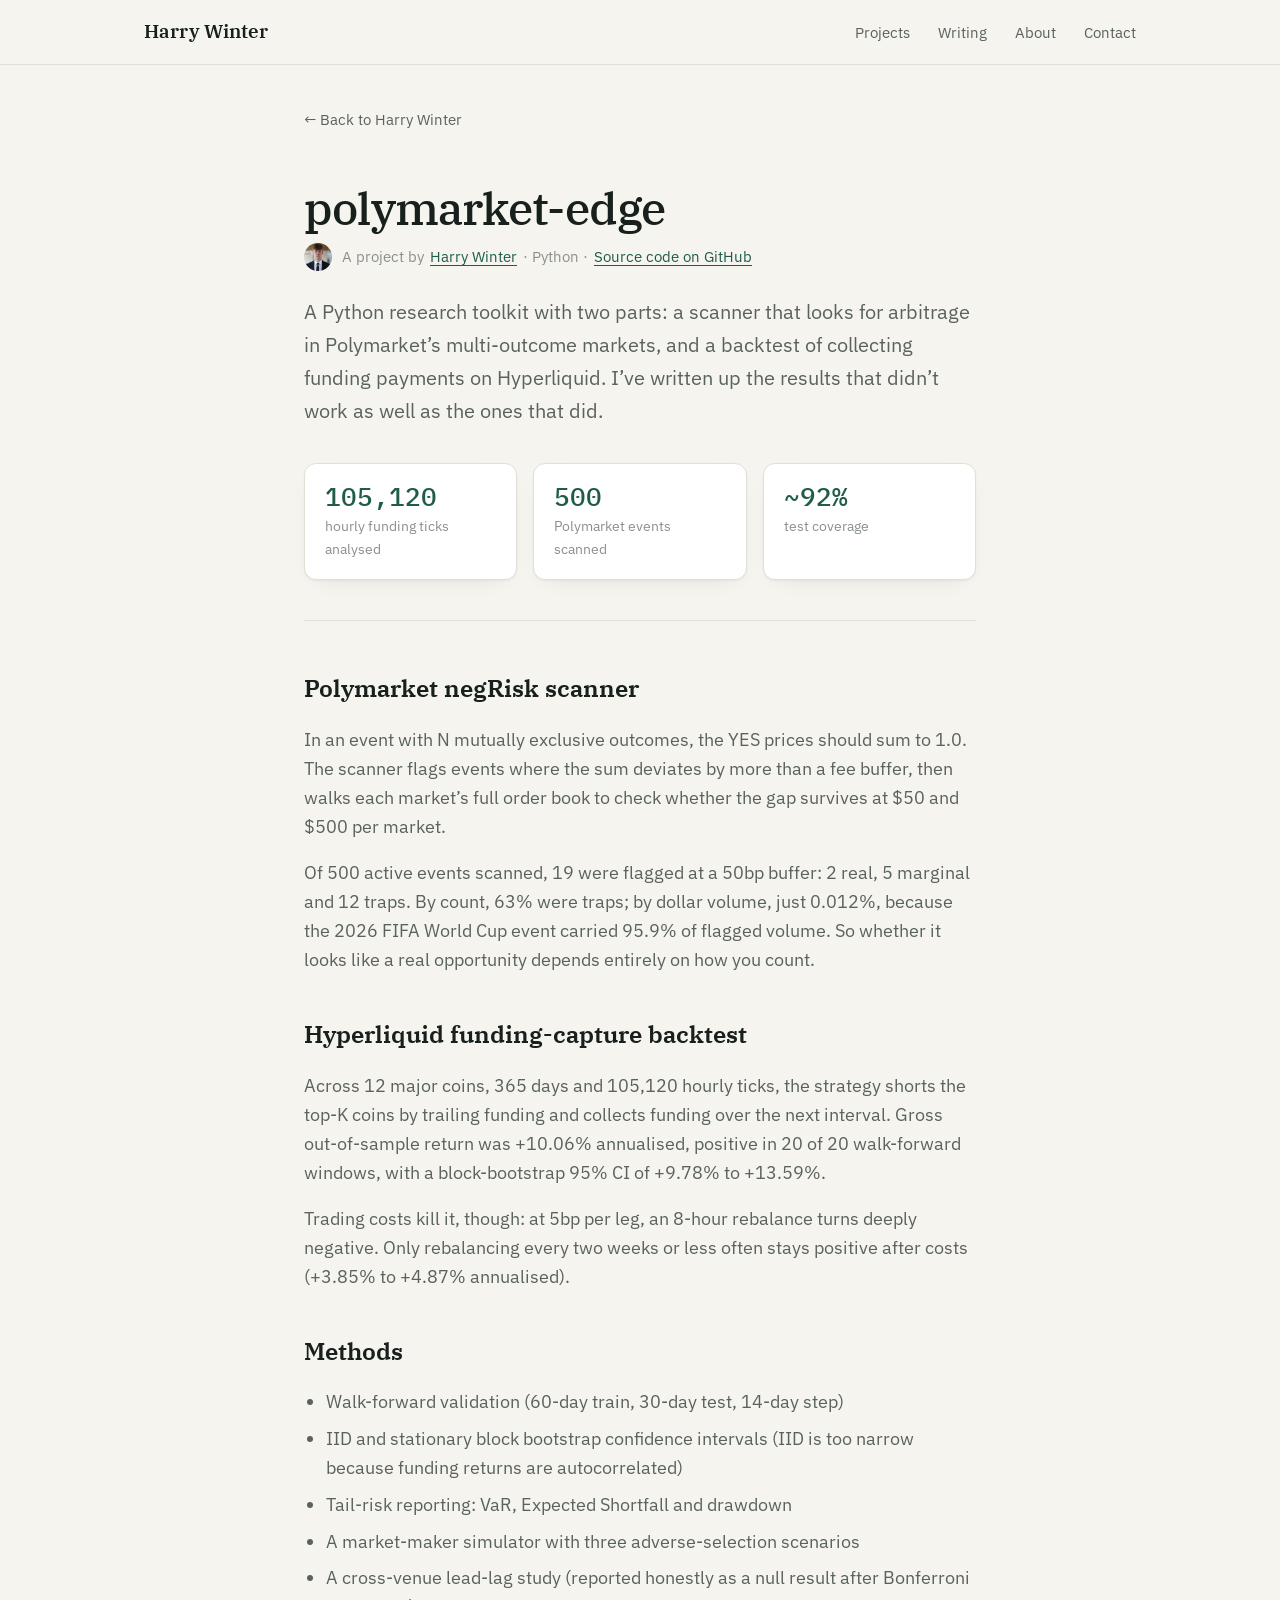
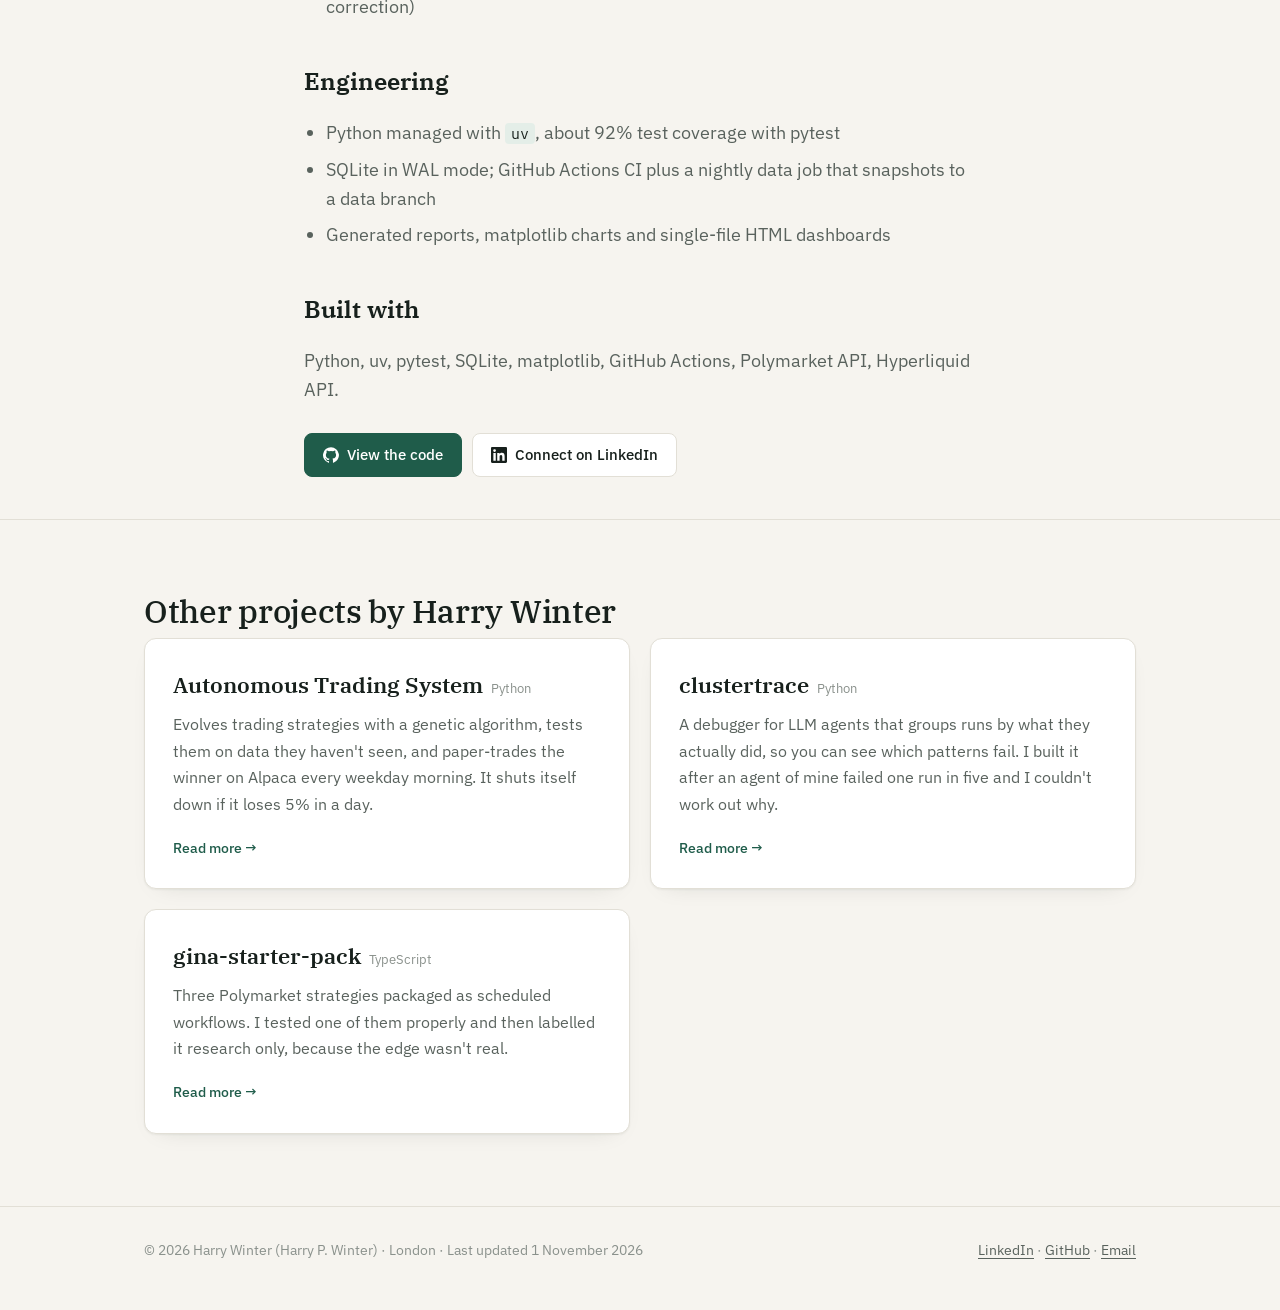
<file: projects/polymarket-edge/index.html>
<!doctype html>
<html lang="en-GB">
<head>
  <meta charset="utf-8">
  <meta name="viewport" content="width=device-width, initial-scale=1">
  <meta name="google-site-verification" content="IN58JlY0TMIs5u1BTdAQgzycmwXVi_8bx57BGI0jHlM" />
  <title>polymarket-edge: Prediction Market Research | Harry Winter</title>
  <meta name="description" content="Harry Winter&#x27;s Polymarket negRisk arbitrage scanner and Hyperliquid funding backtest, with depth-aware fills, walk-forward tests and bootstrap CIs.">
  <meta name="author" content="Harry Winter">
  <meta name="robots" content="index, follow, max-image-preview:large, max-snippet:-1">
  <link rel="canonical" href="https://harrywinter06-code.github.io/projects/polymarket-edge/">
  <link rel="alternate" hreflang="en-GB" href="https://harrywinter06-code.github.io/projects/polymarket-edge/">
  <link rel="alternate" hreflang="x-default" href="https://harrywinter06-code.github.io/projects/polymarket-edge/">
  <link rel="me" href="https://www.linkedin.com/in/harry-p-winter">
  <link rel="me" href="https://github.com/harrywinter06-code">
  <meta name="theme-color" content="#121614" media="(prefers-color-scheme: dark)">
  <meta name="theme-color" content="#f6f4ef" media="(prefers-color-scheme: light)">

  <meta property="og:site_name" content="Harry Winter">
  <meta property="og:locale" content="en_GB">
  <meta property="og:type" content="article">
  <meta property="og:title" content="polymarket-edge: Prediction Market Research | Harry Winter">
  <meta property="og:description" content="Harry Winter&#x27;s Polymarket negRisk arbitrage scanner and Hyperliquid funding backtest, with depth-aware fills, walk-forward tests and bootstrap CIs.">
  <meta property="og:url" content="https://harrywinter06-code.github.io/projects/polymarket-edge/">
  <meta property="og:image" content="https://harrywinter06-code.github.io/og-image.jpg">
  <meta property="og:image:width" content="1200">
  <meta property="og:image:height" content="630">
  <meta property="og:image:alt" content="Harry Winter: UCL student building trading systems and LLM tooling, London">
  
  
  <meta name="twitter:card" content="summary_large_image">
  <meta name="twitter:title" content="polymarket-edge: Prediction Market Research | Harry Winter">
  <meta name="twitter:description" content="Harry Winter&#x27;s Polymarket negRisk arbitrage scanner and Hyperliquid funding backtest, with depth-aware fills, walk-forward tests and bootstrap CIs.">
  <meta name="twitter:image" content="https://harrywinter06-code.github.io/og-image.jpg">

  <link rel="icon" href="/favicon.ico" sizes="48x48">
  <link rel="icon" href="/favicon.svg" type="image/svg+xml">
  <link rel="apple-touch-icon" href="/apple-touch-icon.png">
  <link rel="manifest" href="/site.webmanifest">
  <link rel="sitemap" type="application/xml" href="/sitemap.xml">
  
  <link rel="preconnect" href="https://fonts.googleapis.com">
  <link rel="preconnect" href="https://fonts.gstatic.com" crossorigin>
  <link href="https://fonts.googleapis.com/css2?family=IBM+Plex+Mono:wght@500&family=IBM+Plex+Sans:wght@400;500;600&family=IBM+Plex+Serif:wght@500;600&display=swap" rel="stylesheet">
  <link rel="stylesheet" href="/assets/style.css">

  <script type="application/ld+json">
{
  "@context": "https://schema.org",
  "@graph": [
    {
      "@type": "WebSite",
      "@id": "https://harrywinter06-code.github.io/#website",
      "url": "https://harrywinter06-code.github.io/",
      "name": "Harry Winter",
      "alternateName": [
        "Harry P. Winter",
        "Harry Winter portfolio"
      ],
      "description": "Personal website and portfolio of Harry Winter, a UCL student in London.",
      "inLanguage": "en-GB",
      "publisher": {
        "@id": "https://harrywinter06-code.github.io/#person"
      },
      "author": {
        "@id": "https://harrywinter06-code.github.io/#person"
      }
    },
    {
      "@type": "WebPage",
      "@id": "https://harrywinter06-code.github.io/projects/polymarket-edge/#webpage",
      "url": "https://harrywinter06-code.github.io/projects/polymarket-edge/",
      "name": "polymarket-edge: Prediction Market Research | Harry Winter",
      "description": "Harry Winter's Polymarket negRisk arbitrage scanner and Hyperliquid funding backtest, with depth-aware fills, walk-forward tests and bootstrap CIs.",
      "isPartOf": {
        "@id": "https://harrywinter06-code.github.io/#website"
      },
      "about": {
        "@id": "https://harrywinter06-code.github.io/projects/polymarket-edge/#code"
      },
      "image": {
        "@id": "https://harrywinter06-code.github.io/#photo"
      },
      "author": {
        "@id": "https://harrywinter06-code.github.io/#person"
      },
      "inLanguage": "en-GB",
      "breadcrumb": {
        "@id": "https://harrywinter06-code.github.io/projects/polymarket-edge/#breadcrumb"
      },
      "dateModified": "2026-11-01T00:00:00+00:00"
    },
    {
      "@type": "SoftwareSourceCode",
      "@id": "https://harrywinter06-code.github.io/projects/polymarket-edge/#code",
      "name": "polymarket-edge",
      "description": "Harry Winter's Polymarket negRisk arbitrage scanner and Hyperliquid funding backtest, with depth-aware fills, walk-forward tests and bootstrap CIs.",
      "codeRepository": "https://github.com/harrywinter06-code/polymarket-edge",
      "programmingLanguage": "Python",
      "keywords": "Polymarket, prediction markets, negRisk arbitrage, Hyperliquid funding, backtesting, bootstrap confidence intervals",
      "author": {
        "@id": "https://harrywinter06-code.github.io/#person"
      },
      "creator": {
        "@id": "https://harrywinter06-code.github.io/#person"
      },
      "url": "https://harrywinter06-code.github.io/projects/polymarket-edge/"
    },
    {
      "@type": "BreadcrumbList",
      "@id": "https://harrywinter06-code.github.io/projects/polymarket-edge/#breadcrumb",
      "itemListElement": [
        {
          "@type": "ListItem",
          "position": 1,
          "name": "Harry Winter",
          "item": "https://harrywinter06-code.github.io/"
        },
        {
          "@type": "ListItem",
          "position": 2,
          "name": "Projects",
          "item": "https://harrywinter06-code.github.io/#projects"
        },
        {
          "@type": "ListItem",
          "position": 3,
          "name": "polymarket-edge",
          "item": "https://harrywinter06-code.github.io/projects/polymarket-edge/"
        }
      ]
    },
    {
      "@type": "Person",
      "@id": "https://harrywinter06-code.github.io/#person",
      "name": "Harry Winter",
      "url": "https://harrywinter06-code.github.io/",
      "image": {
        "@type": "ImageObject",
        "@id": "https://harrywinter06-code.github.io/#photo",
        "url": "https://harrywinter06-code.github.io/harry-winter.jpg",
        "contentUrl": "https://harrywinter06-code.github.io/harry-winter.jpg",
        "name": "Harry Winter",
        "caption": "Harry Winter, Information Management for Business student at UCL, London",
        "description": "Photo of Harry Winter (Harry P. Winter), UCL student in London",
        "creditText": "Harry Winter",
        "copyrightNotice": "© Harry Winter",
        "representativeOfPage": true,
        "width": 360,
        "height": 360
      },
      "sameAs": [
        "https://www.linkedin.com/in/harry-p-winter",
        "https://github.com/harrywinter06-code"
      ]
    }
  ]
}
  </script>
</head>
<body>
  <a class="skip" href="#main">Skip to content</a>
  <header class="bar">
    <div class="wrap">
      <a class="brand" href="/">Harry Winter</a>
      <nav aria-label="Main">
        <a href="/#projects">Projects</a>
        <a class="hide-sm" href="/#writing">Writing</a>
        <a class="hide-sm" href="/#about">About</a>
        <a href="/#contact">Contact</a>
      </nav>
    </div>
  </header>

  <main id="main">
    <div class="wrap narrow">
      <p class="crumb"><a href="/">&larr; Back to Harry Winter</a></p>
      <header class="phead">
        <h1>polymarket-edge</h1>
        <p class="meta"><img class="avatar" src="/harry-winter.jpg" alt="Harry Winter" width="28" height="28">A project by <a href="/" rel="author">Harry Winter</a> · Python · <a href="https://github.com/harrywinter06-code/polymarket-edge">Source code on GitHub</a></p>
        <p class="lede">A Python research toolkit with two parts: a scanner that looks for arbitrage in Polymarket&rsquo;s multi-outcome markets, and a backtest of collecting funding payments on Hyperliquid. I&rsquo;ve written up the results that didn&rsquo;t work as well as the ones that did.</p>
        <div class="stats">
          <div><div class="stat">105,120</div><div class="stat-label">hourly funding ticks analysed</div></div>
          <div><div class="stat">500</div><div class="stat-label">Polymarket events scanned</div></div>
          <div><div class="stat">~92%</div><div class="stat-label">test coverage</div></div>
        </div>
      </header>

      <article class="article">
        <h3>Polymarket negRisk scanner</h3>
        <p>In an event with N mutually exclusive outcomes, the YES prices should sum to 1.0. The scanner flags events where the sum deviates by more than a fee buffer, then walks each market&rsquo;s full order book to check whether the gap survives at $50 and $500 per market.</p>
        <p>Of 500 active events scanned, 19 were flagged at a 50bp buffer: 2 real, 5 marginal and 12 traps. By count, 63% were traps; by dollar volume, just 0.012%, because the 2026 FIFA World Cup event carried 95.9% of flagged volume. So whether it looks like a real opportunity depends entirely on how you count.</p>

        <h3>Hyperliquid funding-capture backtest</h3>
        <p>Across 12 major coins, 365 days and 105,120 hourly ticks, the strategy shorts the top-K coins by trailing funding and collects funding over the next interval. Gross out-of-sample return was +10.06% annualised, positive in 20 of 20 walk-forward windows, with a block-bootstrap 95% CI of +9.78% to +13.59%.</p>
        <p>Trading costs kill it, though: at 5bp per leg, an 8-hour rebalance turns deeply negative. Only rebalancing every two weeks or less often stays positive after costs (+3.85% to +4.87% annualised).</p>

        <h3>Methods</h3>
        <ul>
          <li>Walk-forward validation (60-day train, 30-day test, 14-day step)</li>
          <li>IID and stationary block bootstrap confidence intervals (IID is too narrow because funding returns are autocorrelated)</li>
          <li>Tail-risk reporting: VaR, Expected Shortfall and drawdown</li>
          <li>A market-maker simulator with three adverse-selection scenarios</li>
          <li>A cross-venue lead-lag study (reported honestly as a null result after Bonferroni correction)</li>
        </ul>

        <h3>Engineering</h3>
        <ul>
          <li>Python managed with <code>uv</code>, about 92% test coverage with pytest</li>
          <li>SQLite in WAL mode; GitHub Actions CI plus a nightly data job that snapshots to a data branch</li>
          <li>Generated reports, matplotlib charts and single-file HTML dashboards</li>
        </ul>

        <h3>Built with</h3>
        <p>Python, uv, pytest, SQLite, matplotlib, GitHub Actions, Polymarket API, Hyperliquid API.</p>
        <p class="btns" style="margin-top:28px"><a class="btn solid" href="https://github.com/harrywinter06-code/polymarket-edge"><svg viewBox="0 0 24 24" fill="currentColor" aria-hidden="true"><path d="M12 .3a12 12 0 0 0-3.8 23.38c.6.12.83-.26.83-.57L9 21.07c-3.34.72-4.04-1.61-4.04-1.61-.55-1.39-1.34-1.76-1.34-1.76-1.08-.74.09-.73.09-.73 1.2.09 1.83 1.24 1.83 1.24 1.07 1.83 2.81 1.3 3.5 1 .1-.78.42-1.31.76-1.61-2.67-.3-5.47-1.33-5.47-5.93 0-1.31.47-2.38 1.24-3.22-.14-.3-.54-1.52.1-3.18 0 0 1-.32 3.3 1.23a11.5 11.5 0 0 1 6 0c2.28-1.55 3.29-1.23 3.29-1.23.64 1.66.24 2.88.12 3.18a4.65 4.65 0 0 1 1.23 3.22c0 4.61-2.8 5.63-5.48 5.92.42.36.81 1.1.81 2.22l-.01 3.29c0 .31.2.69.82.57A12 12 0 0 0 12 .3"/></svg>View the code</a><a class="btn" href="https://www.linkedin.com/in/harry-p-winter" rel="me"><svg viewBox="0 0 24 24" fill="currentColor" aria-hidden="true"><path d="M20.45 20.45h-3.56v-5.57c0-1.33-.02-3.04-1.85-3.04-1.85 0-2.14 1.45-2.14 2.94v5.67H9.35V9h3.41v1.56h.05c.48-.9 1.64-1.85 3.37-1.85 3.6 0 4.27 2.37 4.27 5.46v6.28zM5.34 7.43a2.06 2.06 0 1 1 0-4.13 2.06 2.06 0 0 1 0 4.13zM7.12 20.45H3.56V9h3.56v11.45zM22.22 0H1.77C.79 0 0 .77 0 1.73v20.54C0 23.23.79 24 1.77 24h20.45c.98 0 1.78-.77 1.78-1.73V1.73C24 .77 23.2 0 22.22 0z"/></svg>Connect on LinkedIn</a></p>
      </article>
    </div>

    <section class="block" aria-labelledby="more-h">
      <div class="wrap">
        <h2 id="more-h">Other projects by Harry Winter</h2>
        <div class="grid">
        <a class="card" href="/projects/trading-system/">
          <h3>Autonomous Trading System<span class="lang">Python</span></h3>
          <p>Evolves trading strategies with a genetic algorithm, tests them on data they haven't seen, and paper-trades the winner on Alpaca every weekday morning. It shuts itself down if it loses 5% in a day.</p>
          <span class="more">Read more &rarr;</span>
        </a>
        <a class="card" href="/projects/clustertrace/">
          <h3>clustertrace<span class="lang">Python</span></h3>
          <p>A debugger for LLM agents that groups runs by what they actually did, so you can see which patterns fail. I built it after an agent of mine failed one run in five and I couldn't work out why.</p>
          <span class="more">Read more &rarr;</span>
        </a>
        <a class="card" href="/projects/gina-starter-pack/">
          <h3>gina-starter-pack<span class="lang">TypeScript</span></h3>
          <p>Three Polymarket strategies packaged as scheduled workflows. I tested one of them properly and then labelled it research only, because the edge wasn't real.</p>
          <span class="more">Read more &rarr;</span>
        </a>
        </div>
      </div>
    </section>
  </main>

  <footer>
    <div class="wrap">
      <span>© 2026 Harry Winter (Harry P. Winter) · London · Last updated <time datetime="2026-11-01">1 November 2026</time></span>
      <span><a href="https://www.linkedin.com/in/harry-p-winter" rel="me">LinkedIn</a> · <a href="https://github.com/harrywinter06-code" rel="me">GitHub</a> · <a href="mailto:harrywinter.uk@gmail.com">Email</a></span>
    </div>
  </footer>
</body>
</html>
</file>
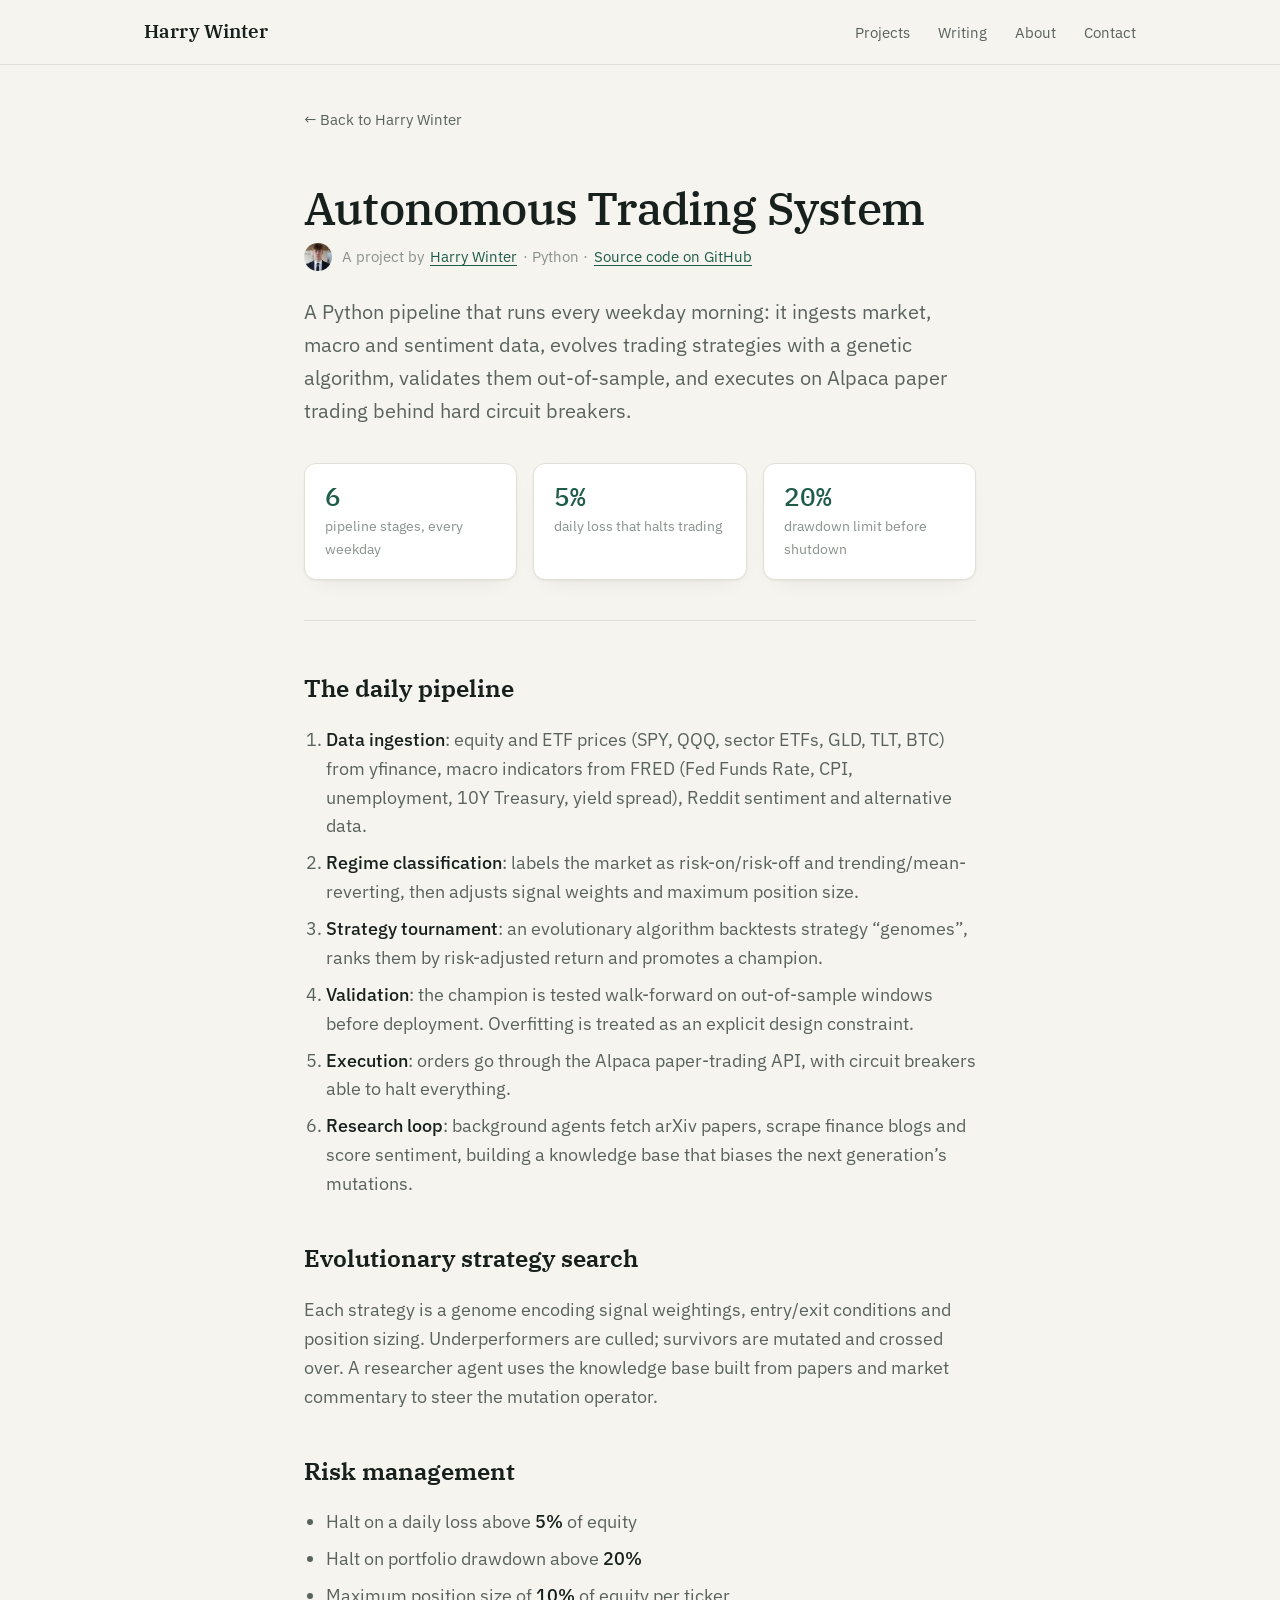
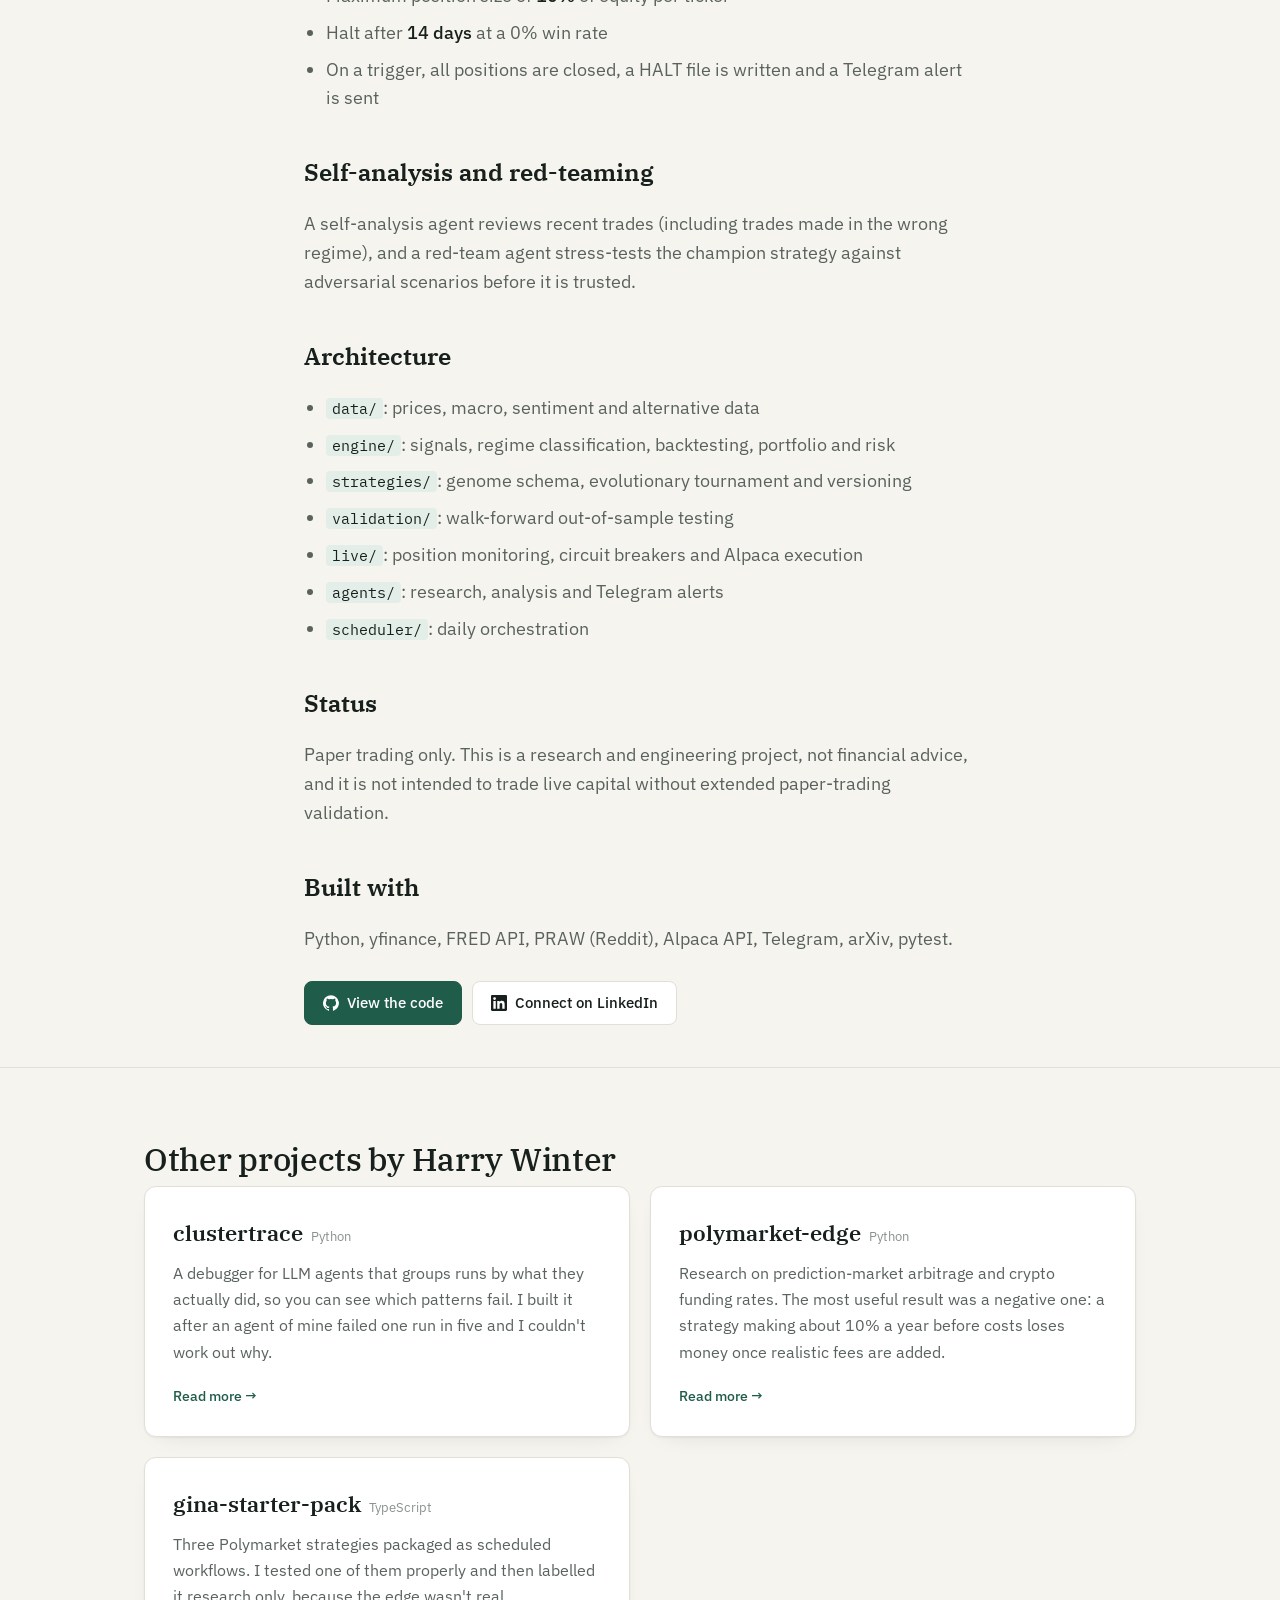
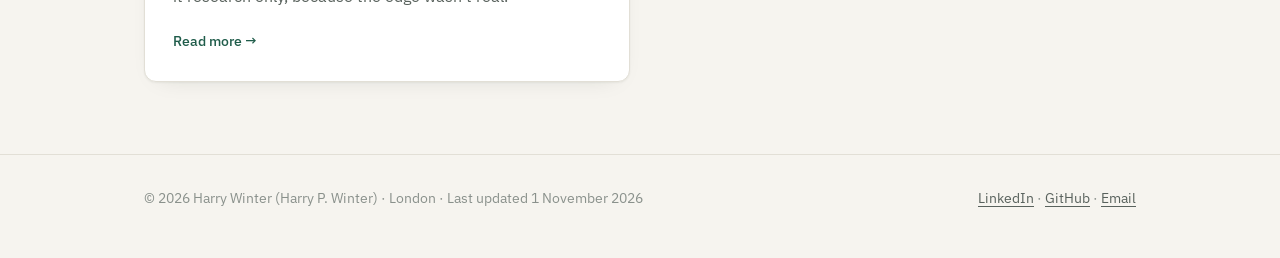
<file: projects/trading-system/index.html>
<!doctype html>
<html lang="en-GB">
<head>
  <meta charset="utf-8">
  <meta name="viewport" content="width=device-width, initial-scale=1">
  <meta name="google-site-verification" content="IN58JlY0TMIs5u1BTdAQgzycmwXVi_8bx57BGI0jHlM" />
  <title>Algorithmic Trading System in Python | Harry Winter</title>
  <meta name="description" content="Harry Winter&#x27;s autonomous trading pipeline in Python: evolutionary strategy search, regime classification, walk-forward validation and Alpaca paper trading.">
  <meta name="author" content="Harry Winter">
  <meta name="robots" content="index, follow, max-image-preview:large, max-snippet:-1">
  <link rel="canonical" href="https://harrywinter06-code.github.io/projects/trading-system/">
  <link rel="alternate" hreflang="en-GB" href="https://harrywinter06-code.github.io/projects/trading-system/">
  <link rel="alternate" hreflang="x-default" href="https://harrywinter06-code.github.io/projects/trading-system/">
  <link rel="me" href="https://www.linkedin.com/in/harry-p-winter">
  <link rel="me" href="https://github.com/harrywinter06-code">
  <meta name="theme-color" content="#121614" media="(prefers-color-scheme: dark)">
  <meta name="theme-color" content="#f6f4ef" media="(prefers-color-scheme: light)">

  <meta property="og:site_name" content="Harry Winter">
  <meta property="og:locale" content="en_GB">
  <meta property="og:type" content="article">
  <meta property="og:title" content="Algorithmic Trading System in Python | Harry Winter">
  <meta property="og:description" content="Harry Winter&#x27;s autonomous trading pipeline in Python: evolutionary strategy search, regime classification, walk-forward validation and Alpaca paper trading.">
  <meta property="og:url" content="https://harrywinter06-code.github.io/projects/trading-system/">
  <meta property="og:image" content="https://harrywinter06-code.github.io/og-image.jpg">
  <meta property="og:image:width" content="1200">
  <meta property="og:image:height" content="630">
  <meta property="og:image:alt" content="Harry Winter: UCL student building trading systems and LLM tooling, London">
  
  
  <meta name="twitter:card" content="summary_large_image">
  <meta name="twitter:title" content="Algorithmic Trading System in Python | Harry Winter">
  <meta name="twitter:description" content="Harry Winter&#x27;s autonomous trading pipeline in Python: evolutionary strategy search, regime classification, walk-forward validation and Alpaca paper trading.">
  <meta name="twitter:image" content="https://harrywinter06-code.github.io/og-image.jpg">

  <link rel="icon" href="/favicon.ico" sizes="48x48">
  <link rel="icon" href="/favicon.svg" type="image/svg+xml">
  <link rel="apple-touch-icon" href="/apple-touch-icon.png">
  <link rel="manifest" href="/site.webmanifest">
  <link rel="sitemap" type="application/xml" href="/sitemap.xml">
  
  <link rel="preconnect" href="https://fonts.googleapis.com">
  <link rel="preconnect" href="https://fonts.gstatic.com" crossorigin>
  <link href="https://fonts.googleapis.com/css2?family=IBM+Plex+Mono:wght@500&family=IBM+Plex+Sans:wght@400;500;600&family=IBM+Plex+Serif:wght@500;600&display=swap" rel="stylesheet">
  <link rel="stylesheet" href="/assets/style.css">

  <script type="application/ld+json">
{
  "@context": "https://schema.org",
  "@graph": [
    {
      "@type": "WebSite",
      "@id": "https://harrywinter06-code.github.io/#website",
      "url": "https://harrywinter06-code.github.io/",
      "name": "Harry Winter",
      "alternateName": [
        "Harry P. Winter",
        "Harry Winter portfolio"
      ],
      "description": "Personal website and portfolio of Harry Winter, a UCL student in London.",
      "inLanguage": "en-GB",
      "publisher": {
        "@id": "https://harrywinter06-code.github.io/#person"
      },
      "author": {
        "@id": "https://harrywinter06-code.github.io/#person"
      }
    },
    {
      "@type": "WebPage",
      "@id": "https://harrywinter06-code.github.io/projects/trading-system/#webpage",
      "url": "https://harrywinter06-code.github.io/projects/trading-system/",
      "name": "Algorithmic Trading System in Python | Harry Winter",
      "description": "Harry Winter's autonomous trading pipeline in Python: evolutionary strategy search, regime classification, walk-forward validation and Alpaca paper trading.",
      "isPartOf": {
        "@id": "https://harrywinter06-code.github.io/#website"
      },
      "about": {
        "@id": "https://harrywinter06-code.github.io/projects/trading-system/#code"
      },
      "image": {
        "@id": "https://harrywinter06-code.github.io/#photo"
      },
      "author": {
        "@id": "https://harrywinter06-code.github.io/#person"
      },
      "inLanguage": "en-GB",
      "breadcrumb": {
        "@id": "https://harrywinter06-code.github.io/projects/trading-system/#breadcrumb"
      },
      "dateModified": "2026-11-01T00:00:00+00:00"
    },
    {
      "@type": "SoftwareSourceCode",
      "@id": "https://harrywinter06-code.github.io/projects/trading-system/#code",
      "name": "Autonomous Trading System",
      "description": "Harry Winter's autonomous trading pipeline in Python: evolutionary strategy search, regime classification, walk-forward validation and Alpaca paper trading.",
      "codeRepository": "https://github.com/harrywinter06-code/Trading-system",
      "programmingLanguage": "Python",
      "keywords": "algorithmic trading, genetic algorithm, walk-forward validation, Alpaca paper trading, regime classification, Python",
      "author": {
        "@id": "https://harrywinter06-code.github.io/#person"
      },
      "creator": {
        "@id": "https://harrywinter06-code.github.io/#person"
      },
      "url": "https://harrywinter06-code.github.io/projects/trading-system/"
    },
    {
      "@type": "BreadcrumbList",
      "@id": "https://harrywinter06-code.github.io/projects/trading-system/#breadcrumb",
      "itemListElement": [
        {
          "@type": "ListItem",
          "position": 1,
          "name": "Harry Winter",
          "item": "https://harrywinter06-code.github.io/"
        },
        {
          "@type": "ListItem",
          "position": 2,
          "name": "Projects",
          "item": "https://harrywinter06-code.github.io/#projects"
        },
        {
          "@type": "ListItem",
          "position": 3,
          "name": "Autonomous Trading System",
          "item": "https://harrywinter06-code.github.io/projects/trading-system/"
        }
      ]
    },
    {
      "@type": "Person",
      "@id": "https://harrywinter06-code.github.io/#person",
      "name": "Harry Winter",
      "url": "https://harrywinter06-code.github.io/",
      "image": {
        "@type": "ImageObject",
        "@id": "https://harrywinter06-code.github.io/#photo",
        "url": "https://harrywinter06-code.github.io/harry-winter.jpg",
        "contentUrl": "https://harrywinter06-code.github.io/harry-winter.jpg",
        "name": "Harry Winter",
        "caption": "Harry Winter, Information Management for Business student at UCL, London",
        "description": "Photo of Harry Winter (Harry P. Winter), UCL student in London",
        "creditText": "Harry Winter",
        "copyrightNotice": "© Harry Winter",
        "representativeOfPage": true,
        "width": 360,
        "height": 360
      },
      "sameAs": [
        "https://www.linkedin.com/in/harry-p-winter",
        "https://github.com/harrywinter06-code"
      ]
    }
  ]
}
  </script>
</head>
<body>
  <a class="skip" href="#main">Skip to content</a>
  <header class="bar">
    <div class="wrap">
      <a class="brand" href="/">Harry Winter</a>
      <nav aria-label="Main">
        <a href="/#projects">Projects</a>
        <a class="hide-sm" href="/#writing">Writing</a>
        <a class="hide-sm" href="/#about">About</a>
        <a href="/#contact">Contact</a>
      </nav>
    </div>
  </header>

  <main id="main">
    <div class="wrap narrow">
      <p class="crumb"><a href="/">&larr; Back to Harry Winter</a></p>
      <header class="phead">
        <h1>Autonomous Trading System</h1>
        <p class="meta"><img class="avatar" src="/harry-winter.jpg" alt="Harry Winter" width="28" height="28">A project by <a href="/" rel="author">Harry Winter</a> · Python · <a href="https://github.com/harrywinter06-code/Trading-system">Source code on GitHub</a></p>
        <p class="lede">A Python pipeline that runs every weekday morning: it ingests market, macro and sentiment data, evolves trading strategies with a genetic algorithm, validates them out-of-sample, and executes on Alpaca paper trading behind hard circuit breakers.</p>
        <div class="stats">
          <div><div class="stat">6</div><div class="stat-label">pipeline stages, every weekday</div></div>
          <div><div class="stat">5%</div><div class="stat-label">daily loss that halts trading</div></div>
          <div><div class="stat">20%</div><div class="stat-label">drawdown limit before shutdown</div></div>
        </div>
      </header>

      <article class="article">
        <h3>The daily pipeline</h3>
        <ol>
          <li><strong>Data ingestion</strong>: equity and ETF prices (SPY, QQQ, sector ETFs, GLD, TLT, BTC) from yfinance, macro indicators from FRED (Fed Funds Rate, CPI, unemployment, 10Y Treasury, yield spread), Reddit sentiment and alternative data.</li>
          <li><strong>Regime classification</strong>: labels the market as risk-on/risk-off and trending/mean-reverting, then adjusts signal weights and maximum position size.</li>
          <li><strong>Strategy tournament</strong>: an evolutionary algorithm backtests strategy &ldquo;genomes&rdquo;, ranks them by risk-adjusted return and promotes a champion.</li>
          <li><strong>Validation</strong>: the champion is tested walk-forward on out-of-sample windows before deployment. Overfitting is treated as an explicit design constraint.</li>
          <li><strong>Execution</strong>: orders go through the Alpaca paper-trading API, with circuit breakers able to halt everything.</li>
          <li><strong>Research loop</strong>: background agents fetch arXiv papers, scrape finance blogs and score sentiment, building a knowledge base that biases the next generation&rsquo;s mutations.</li>
        </ol>

        <h3>Evolutionary strategy search</h3>
        <p>Each strategy is a genome encoding signal weightings, entry/exit conditions and position sizing. Underperformers are culled; survivors are mutated and crossed over. A researcher agent uses the knowledge base built from papers and market commentary to steer the mutation operator.</p>

        <h3>Risk management</h3>
        <ul>
          <li>Halt on a daily loss above <strong>5%</strong> of equity</li>
          <li>Halt on portfolio drawdown above <strong>20%</strong></li>
          <li>Maximum position size of <strong>10%</strong> of equity per ticker</li>
          <li>Halt after <strong>14 days</strong> at a 0% win rate</li>
          <li>On a trigger, all positions are closed, a HALT file is written and a Telegram alert is sent</li>
        </ul>

        <h3>Self-analysis and red-teaming</h3>
        <p>A self-analysis agent reviews recent trades (including trades made in the wrong regime), and a red-team agent stress-tests the champion strategy against adversarial scenarios before it is trusted.</p>

        <h3>Architecture</h3>
        <ul>
          <li><code>data/</code>: prices, macro, sentiment and alternative data</li>
          <li><code>engine/</code>: signals, regime classification, backtesting, portfolio and risk</li>
          <li><code>strategies/</code>: genome schema, evolutionary tournament and versioning</li>
          <li><code>validation/</code>: walk-forward out-of-sample testing</li>
          <li><code>live/</code>: position monitoring, circuit breakers and Alpaca execution</li>
          <li><code>agents/</code>: research, analysis and Telegram alerts</li>
          <li><code>scheduler/</code>: daily orchestration</li>
        </ul>

        <h3>Status</h3>
        <p>Paper trading only. This is a research and engineering project, not financial advice, and it is not intended to trade live capital without extended paper-trading validation.</p>

        <h3>Built with</h3>
        <p>Python, yfinance, FRED API, PRAW (Reddit), Alpaca API, Telegram, arXiv, pytest.</p>
        <p class="btns" style="margin-top:28px"><a class="btn solid" href="https://github.com/harrywinter06-code/Trading-system"><svg viewBox="0 0 24 24" fill="currentColor" aria-hidden="true"><path d="M12 .3a12 12 0 0 0-3.8 23.38c.6.12.83-.26.83-.57L9 21.07c-3.34.72-4.04-1.61-4.04-1.61-.55-1.39-1.34-1.76-1.34-1.76-1.08-.74.09-.73.09-.73 1.2.09 1.83 1.24 1.83 1.24 1.07 1.83 2.81 1.3 3.5 1 .1-.78.42-1.31.76-1.61-2.67-.3-5.47-1.33-5.47-5.93 0-1.31.47-2.38 1.24-3.22-.14-.3-.54-1.52.1-3.18 0 0 1-.32 3.3 1.23a11.5 11.5 0 0 1 6 0c2.28-1.55 3.29-1.23 3.29-1.23.64 1.66.24 2.88.12 3.18a4.65 4.65 0 0 1 1.23 3.22c0 4.61-2.8 5.63-5.48 5.92.42.36.81 1.1.81 2.22l-.01 3.29c0 .31.2.69.82.57A12 12 0 0 0 12 .3"/></svg>View the code</a><a class="btn" href="https://www.linkedin.com/in/harry-p-winter" rel="me"><svg viewBox="0 0 24 24" fill="currentColor" aria-hidden="true"><path d="M20.45 20.45h-3.56v-5.57c0-1.33-.02-3.04-1.85-3.04-1.85 0-2.14 1.45-2.14 2.94v5.67H9.35V9h3.41v1.56h.05c.48-.9 1.64-1.85 3.37-1.85 3.6 0 4.27 2.37 4.27 5.46v6.28zM5.34 7.43a2.06 2.06 0 1 1 0-4.13 2.06 2.06 0 0 1 0 4.13zM7.12 20.45H3.56V9h3.56v11.45zM22.22 0H1.77C.79 0 0 .77 0 1.73v20.54C0 23.23.79 24 1.77 24h20.45c.98 0 1.78-.77 1.78-1.73V1.73C24 .77 23.2 0 22.22 0z"/></svg>Connect on LinkedIn</a></p>
      </article>
    </div>

    <section class="block" aria-labelledby="more-h">
      <div class="wrap">
        <h2 id="more-h">Other projects by Harry Winter</h2>
        <div class="grid">
        <a class="card" href="/projects/clustertrace/">
          <h3>clustertrace<span class="lang">Python</span></h3>
          <p>A debugger for LLM agents that groups runs by what they actually did, so you can see which patterns fail. I built it after an agent of mine failed one run in five and I couldn't work out why.</p>
          <span class="more">Read more &rarr;</span>
        </a>
        <a class="card" href="/projects/polymarket-edge/">
          <h3>polymarket-edge<span class="lang">Python</span></h3>
          <p>Research on prediction-market arbitrage and crypto funding rates. The most useful result was a negative one: a strategy making about 10% a year before costs loses money once realistic fees are added.</p>
          <span class="more">Read more &rarr;</span>
        </a>
        <a class="card" href="/projects/gina-starter-pack/">
          <h3>gina-starter-pack<span class="lang">TypeScript</span></h3>
          <p>Three Polymarket strategies packaged as scheduled workflows. I tested one of them properly and then labelled it research only, because the edge wasn't real.</p>
          <span class="more">Read more &rarr;</span>
        </a>
        </div>
      </div>
    </section>
  </main>

  <footer>
    <div class="wrap">
      <span>© 2026 Harry Winter (Harry P. Winter) · London · Last updated <time datetime="2026-11-01">1 November 2026</time></span>
      <span><a href="https://www.linkedin.com/in/harry-p-winter" rel="me">LinkedIn</a> · <a href="https://github.com/harrywinter06-code" rel="me">GitHub</a> · <a href="mailto:harrywinter.uk@gmail.com">Email</a></span>
    </div>
  </footer>
</body>
</html>
</file>
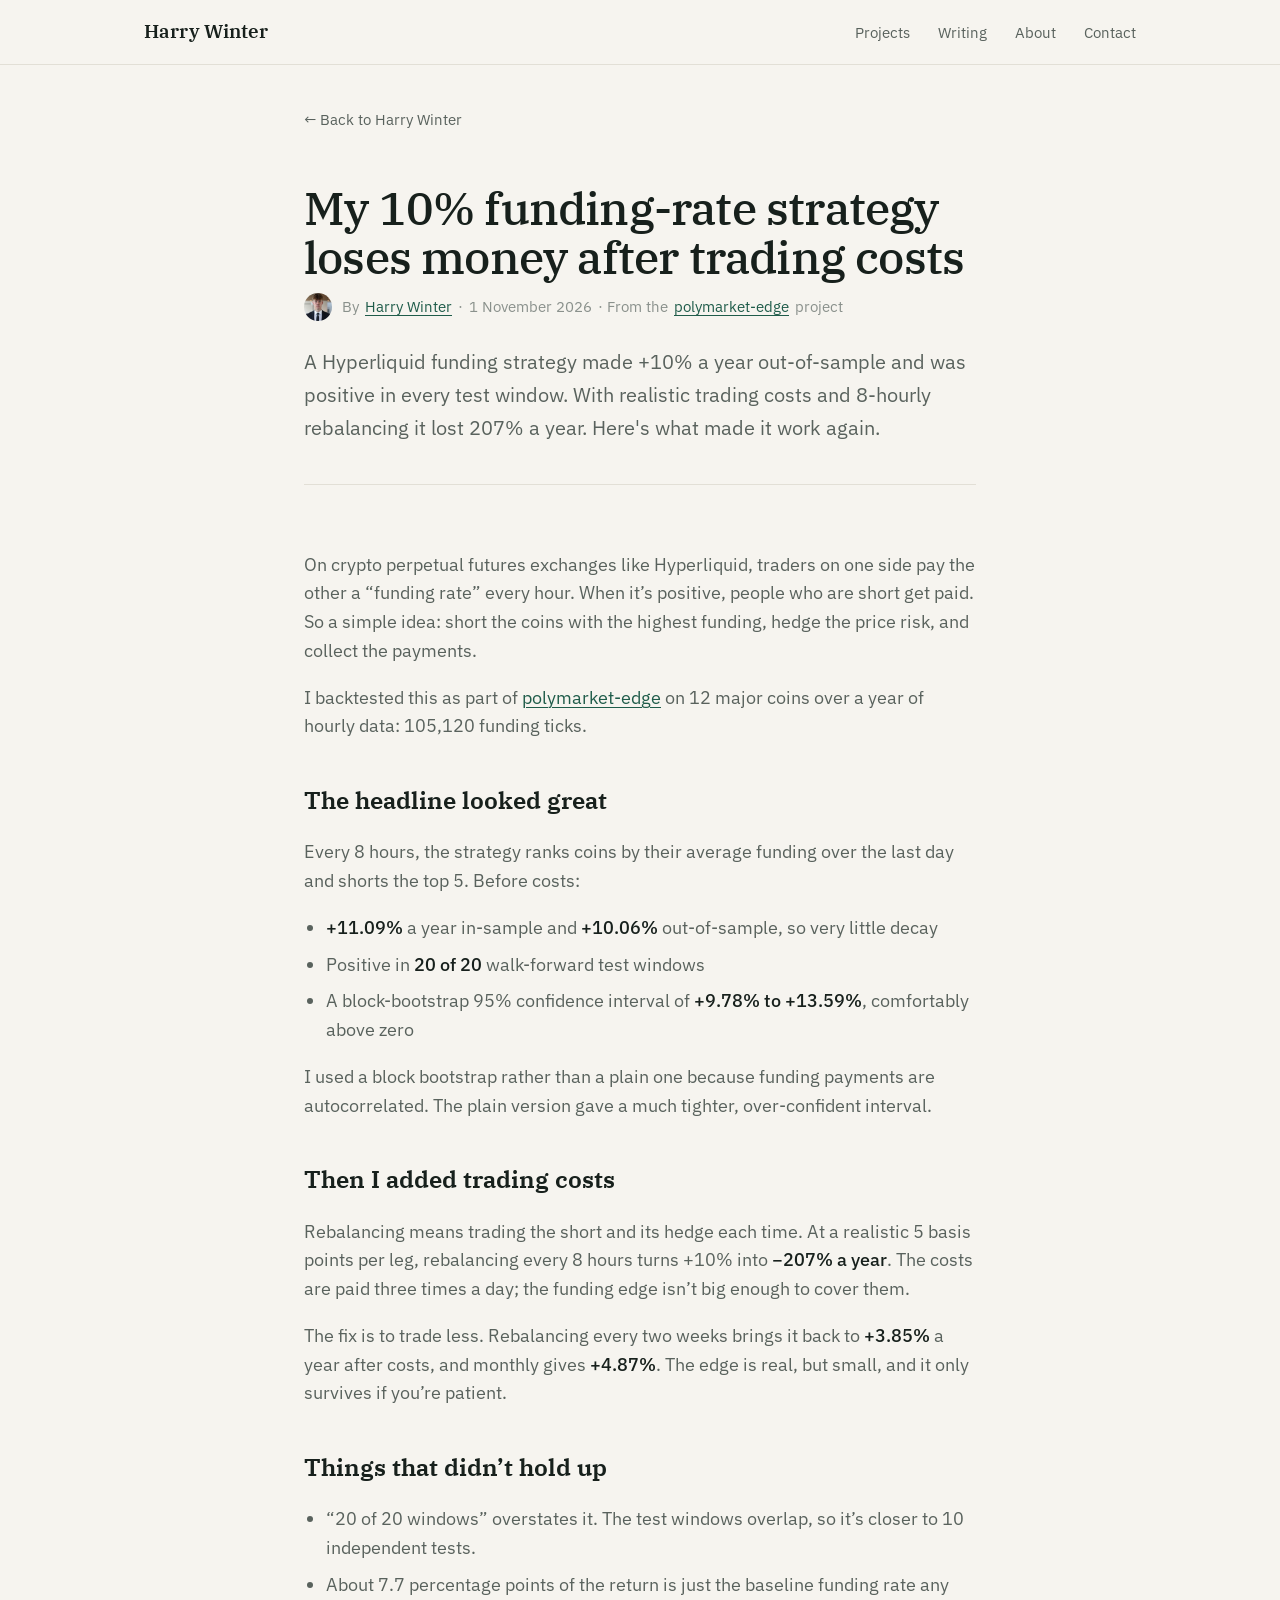
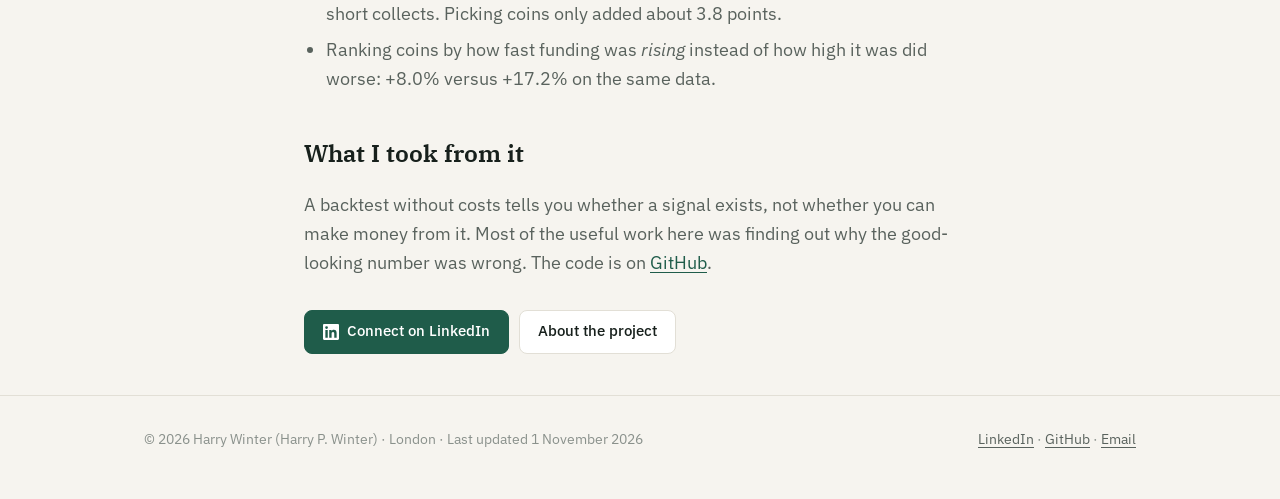
<file: writing/funding-rate-strategy-trading-costs/index.html>
<!doctype html>
<html lang="en-GB">
<head>
  <meta charset="utf-8">
  <meta name="viewport" content="width=device-width, initial-scale=1">
  <meta name="google-site-verification" content="IN58JlY0TMIs5u1BTdAQgzycmwXVi_8bx57BGI0jHlM" />
  <title>A 10% Funding-Rate Backtest That Loses Money | Harry Winter</title>
  <meta name="description" content="Harry Winter&#x27;s Hyperliquid funding-rate backtest made +10% a year out-of-sample, then turned deeply negative once realistic trading costs were added.">
  <meta name="author" content="Harry Winter">
  <meta name="robots" content="index, follow, max-image-preview:large, max-snippet:-1">
  <link rel="canonical" href="https://harrywinter06-code.github.io/writing/funding-rate-strategy-trading-costs/">
  <link rel="alternate" hreflang="en-GB" href="https://harrywinter06-code.github.io/writing/funding-rate-strategy-trading-costs/">
  <link rel="alternate" hreflang="x-default" href="https://harrywinter06-code.github.io/writing/funding-rate-strategy-trading-costs/">
  <link rel="me" href="https://www.linkedin.com/in/harry-p-winter">
  <link rel="me" href="https://github.com/harrywinter06-code">
  <meta name="theme-color" content="#121614" media="(prefers-color-scheme: dark)">
  <meta name="theme-color" content="#f6f4ef" media="(prefers-color-scheme: light)">

  <meta property="og:site_name" content="Harry Winter">
  <meta property="og:locale" content="en_GB">
  <meta property="og:type" content="article">
  <meta property="og:title" content="A 10% Funding-Rate Backtest That Loses Money | Harry Winter">
  <meta property="og:description" content="Harry Winter&#x27;s Hyperliquid funding-rate backtest made +10% a year out-of-sample, then turned deeply negative once realistic trading costs were added.">
  <meta property="og:url" content="https://harrywinter06-code.github.io/writing/funding-rate-strategy-trading-costs/">
  <meta property="og:image" content="https://harrywinter06-code.github.io/og-image.jpg">
  <meta property="og:image:width" content="1200">
  <meta property="og:image:height" content="630">
  <meta property="og:image:alt" content="Harry Winter: UCL student building trading systems and LLM tooling, London">
  
  
  <meta name="twitter:card" content="summary_large_image">
  <meta name="twitter:title" content="A 10% Funding-Rate Backtest That Loses Money | Harry Winter">
  <meta name="twitter:description" content="Harry Winter&#x27;s Hyperliquid funding-rate backtest made +10% a year out-of-sample, then turned deeply negative once realistic trading costs were added.">
  <meta name="twitter:image" content="https://harrywinter06-code.github.io/og-image.jpg">

  <link rel="icon" href="/favicon.ico" sizes="48x48">
  <link rel="icon" href="/favicon.svg" type="image/svg+xml">
  <link rel="apple-touch-icon" href="/apple-touch-icon.png">
  <link rel="manifest" href="/site.webmanifest">
  <link rel="sitemap" type="application/xml" href="/sitemap.xml">
  
  <link rel="preconnect" href="https://fonts.googleapis.com">
  <link rel="preconnect" href="https://fonts.gstatic.com" crossorigin>
  <link href="https://fonts.googleapis.com/css2?family=IBM+Plex+Mono:wght@500&family=IBM+Plex+Sans:wght@400;500;600&family=IBM+Plex+Serif:wght@500;600&display=swap" rel="stylesheet">
  <link rel="stylesheet" href="/assets/style.css">

  <script type="application/ld+json">
{
  "@context": "https://schema.org",
  "@graph": [
    {
      "@type": "WebSite",
      "@id": "https://harrywinter06-code.github.io/#website",
      "url": "https://harrywinter06-code.github.io/",
      "name": "Harry Winter",
      "alternateName": [
        "Harry P. Winter",
        "Harry Winter portfolio"
      ],
      "description": "Personal website and portfolio of Harry Winter, a UCL student in London.",
      "inLanguage": "en-GB",
      "publisher": {
        "@id": "https://harrywinter06-code.github.io/#person"
      },
      "author": {
        "@id": "https://harrywinter06-code.github.io/#person"
      }
    },
    {
      "@type": "BlogPosting",
      "@id": "https://harrywinter06-code.github.io/writing/funding-rate-strategy-trading-costs/#article",
      "mainEntityOfPage": "https://harrywinter06-code.github.io/writing/funding-rate-strategy-trading-costs/",
      "url": "https://harrywinter06-code.github.io/writing/funding-rate-strategy-trading-costs/",
      "headline": "My 10% funding-rate strategy loses money after trading costs",
      "description": "Harry Winter's Hyperliquid funding-rate backtest made +10% a year out-of-sample, then turned deeply negative once realistic trading costs were added.",
      "datePublished": "2026-11-01T09:00:00+00:00",
      "dateModified": "2026-11-01T09:00:00+00:00",
      "author": {
        "@id": "https://harrywinter06-code.github.io/#person"
      },
      "publisher": {
        "@id": "https://harrywinter06-code.github.io/#person"
      },
      "image": "https://harrywinter06-code.github.io/og-image.jpg",
      "inLanguage": "en-GB",
      "wordCount": 345,
      "isPartOf": {
        "@id": "https://harrywinter06-code.github.io/#website"
      },
      "about": {
        "@id": "https://harrywinter06-code.github.io/projects/polymarket-edge/#code"
      },
      "citation": "https://github.com/harrywinter06-code/polymarket-edge"
    },
    {
      "@type": "BreadcrumbList",
      "itemListElement": [
        {
          "@type": "ListItem",
          "position": 1,
          "name": "Harry Winter",
          "item": "https://harrywinter06-code.github.io/"
        },
        {
          "@type": "ListItem",
          "position": 2,
          "name": "Writing",
          "item": "https://harrywinter06-code.github.io/#writing"
        },
        {
          "@type": "ListItem",
          "position": 3,
          "name": "My 10% funding-rate strategy loses money after trading costs",
          "item": "https://harrywinter06-code.github.io/writing/funding-rate-strategy-trading-costs/"
        }
      ]
    },
    {
      "@type": "Person",
      "@id": "https://harrywinter06-code.github.io/#person",
      "name": "Harry Winter",
      "url": "https://harrywinter06-code.github.io/",
      "image": {
        "@type": "ImageObject",
        "@id": "https://harrywinter06-code.github.io/#photo",
        "url": "https://harrywinter06-code.github.io/harry-winter.jpg",
        "contentUrl": "https://harrywinter06-code.github.io/harry-winter.jpg",
        "name": "Harry Winter",
        "caption": "Harry Winter, Information Management for Business student at UCL, London",
        "description": "Photo of Harry Winter (Harry P. Winter), UCL student in London",
        "creditText": "Harry Winter",
        "copyrightNotice": "© Harry Winter",
        "representativeOfPage": true,
        "width": 360,
        "height": 360
      },
      "sameAs": [
        "https://www.linkedin.com/in/harry-p-winter",
        "https://github.com/harrywinter06-code"
      ]
    }
  ]
}
  </script>
</head>
<body>
  <a class="skip" href="#main">Skip to content</a>
  <header class="bar">
    <div class="wrap">
      <a class="brand" href="/">Harry Winter</a>
      <nav aria-label="Main">
        <a href="/#projects">Projects</a>
        <a class="hide-sm" href="/#writing">Writing</a>
        <a class="hide-sm" href="/#about">About</a>
        <a href="/#contact">Contact</a>
      </nav>
    </div>
  </header>

  <main id="main">
    <div class="wrap narrow">
      <p class="crumb"><a href="/">&larr; Back to Harry Winter</a></p>
      <header class="phead">
        <h1>My 10% funding-rate strategy loses money after trading costs</h1>
        <p class="meta"><img class="avatar" src="/harry-winter.jpg" alt="Harry Winter" width="28" height="28">By <a href="/" rel="author">Harry Winter</a> · <time datetime="2026-11-01">1 November 2026</time> · From the <a href="/projects/polymarket-edge/">polymarket-edge</a> project</p>
        <p class="lede">A Hyperliquid funding strategy made +10% a year out-of-sample and was positive in every test window. With realistic trading costs and 8-hourly rebalancing it lost 207% a year. Here's what made it work again.</p>
      </header>
      <article class="article">
        <p>On crypto perpetual futures exchanges like Hyperliquid, traders on one side pay the other a &ldquo;funding rate&rdquo; every hour. When it&rsquo;s positive, people who are short get paid. So a simple idea: short the coins with the highest funding, hedge the price risk, and collect the payments.</p>
        <p>I backtested this as part of <a href="/projects/polymarket-edge/">polymarket-edge</a> on 12 major coins over a year of hourly data: 105,120 funding ticks.</p>
        <h3>The headline looked great</h3>
        <p>Every 8 hours, the strategy ranks coins by their average funding over the last day and shorts the top 5. Before costs:</p>
        <ul>
          <li><strong>+11.09%</strong> a year in-sample and <strong>+10.06%</strong> out-of-sample, so very little decay</li>
          <li>Positive in <strong>20 of 20</strong> walk-forward test windows</li>
          <li>A block-bootstrap 95% confidence interval of <strong>+9.78% to +13.59%</strong>, comfortably above zero</li>
        </ul>
        <p>I used a block bootstrap rather than a plain one because funding payments are autocorrelated. The plain version gave a much tighter, over-confident interval.</p>
        <h3>Then I added trading costs</h3>
        <p>Rebalancing means trading the short and its hedge each time. At a realistic 5 basis points per leg, rebalancing every 8 hours turns +10% into <strong>&minus;207% a year</strong>. The costs are paid three times a day; the funding edge isn&rsquo;t big enough to cover them.</p>
        <p>The fix is to trade less. Rebalancing every two weeks brings it back to <strong>+3.85%</strong> a year after costs, and monthly gives <strong>+4.87%</strong>. The edge is real, but small, and it only survives if you&rsquo;re patient.</p>
        <h3>Things that didn&rsquo;t hold up</h3>
        <ul>
          <li>&ldquo;20 of 20 windows&rdquo; overstates it. The test windows overlap, so it&rsquo;s closer to 10 independent tests.</li>
          <li>About 7.7 percentage points of the return is just the baseline funding rate any short collects. Picking coins only added about 3.8 points.</li>
          <li>Ranking coins by how fast funding was <em>rising</em> instead of how high it was did worse: +8.0% versus +17.2% on the same data.</li>
        </ul>
        <h3>What I took from it</h3>
        <p>A backtest without costs tells you whether a signal exists, not whether you can make money from it. Most of the useful work here was finding out why the good-looking number was wrong. The code is on <a href="https://github.com/harrywinter06-code/polymarket-edge">GitHub</a>.</p>
        <p class="btns" style="margin-top:32px"><a class="btn solid" href="https://www.linkedin.com/in/harry-p-winter" rel="me"><svg viewBox="0 0 24 24" fill="currentColor" aria-hidden="true"><path d="M20.45 20.45h-3.56v-5.57c0-1.33-.02-3.04-1.85-3.04-1.85 0-2.14 1.45-2.14 2.94v5.67H9.35V9h3.41v1.56h.05c.48-.9 1.64-1.85 3.37-1.85 3.6 0 4.27 2.37 4.27 5.46v6.28zM5.34 7.43a2.06 2.06 0 1 1 0-4.13 2.06 2.06 0 0 1 0 4.13zM7.12 20.45H3.56V9h3.56v11.45zM22.22 0H1.77C.79 0 0 .77 0 1.73v20.54C0 23.23.79 24 1.77 24h20.45c.98 0 1.78-.77 1.78-1.73V1.73C24 .77 23.2 0 22.22 0z"/></svg>Connect on LinkedIn</a><a class="btn" href="/projects/polymarket-edge/">About the project</a></p>
      </article>
    </div>
  </main>

  <footer>
    <div class="wrap">
      <span>© 2026 Harry Winter (Harry P. Winter) · London · Last updated <time datetime="2026-11-01">1 November 2026</time></span>
      <span><a href="https://www.linkedin.com/in/harry-p-winter" rel="me">LinkedIn</a> · <a href="https://github.com/harrywinter06-code" rel="me">GitHub</a> · <a href="mailto:harrywinter.uk@gmail.com">Email</a></span>
    </div>
  </footer>
</body>
</html>
</file>
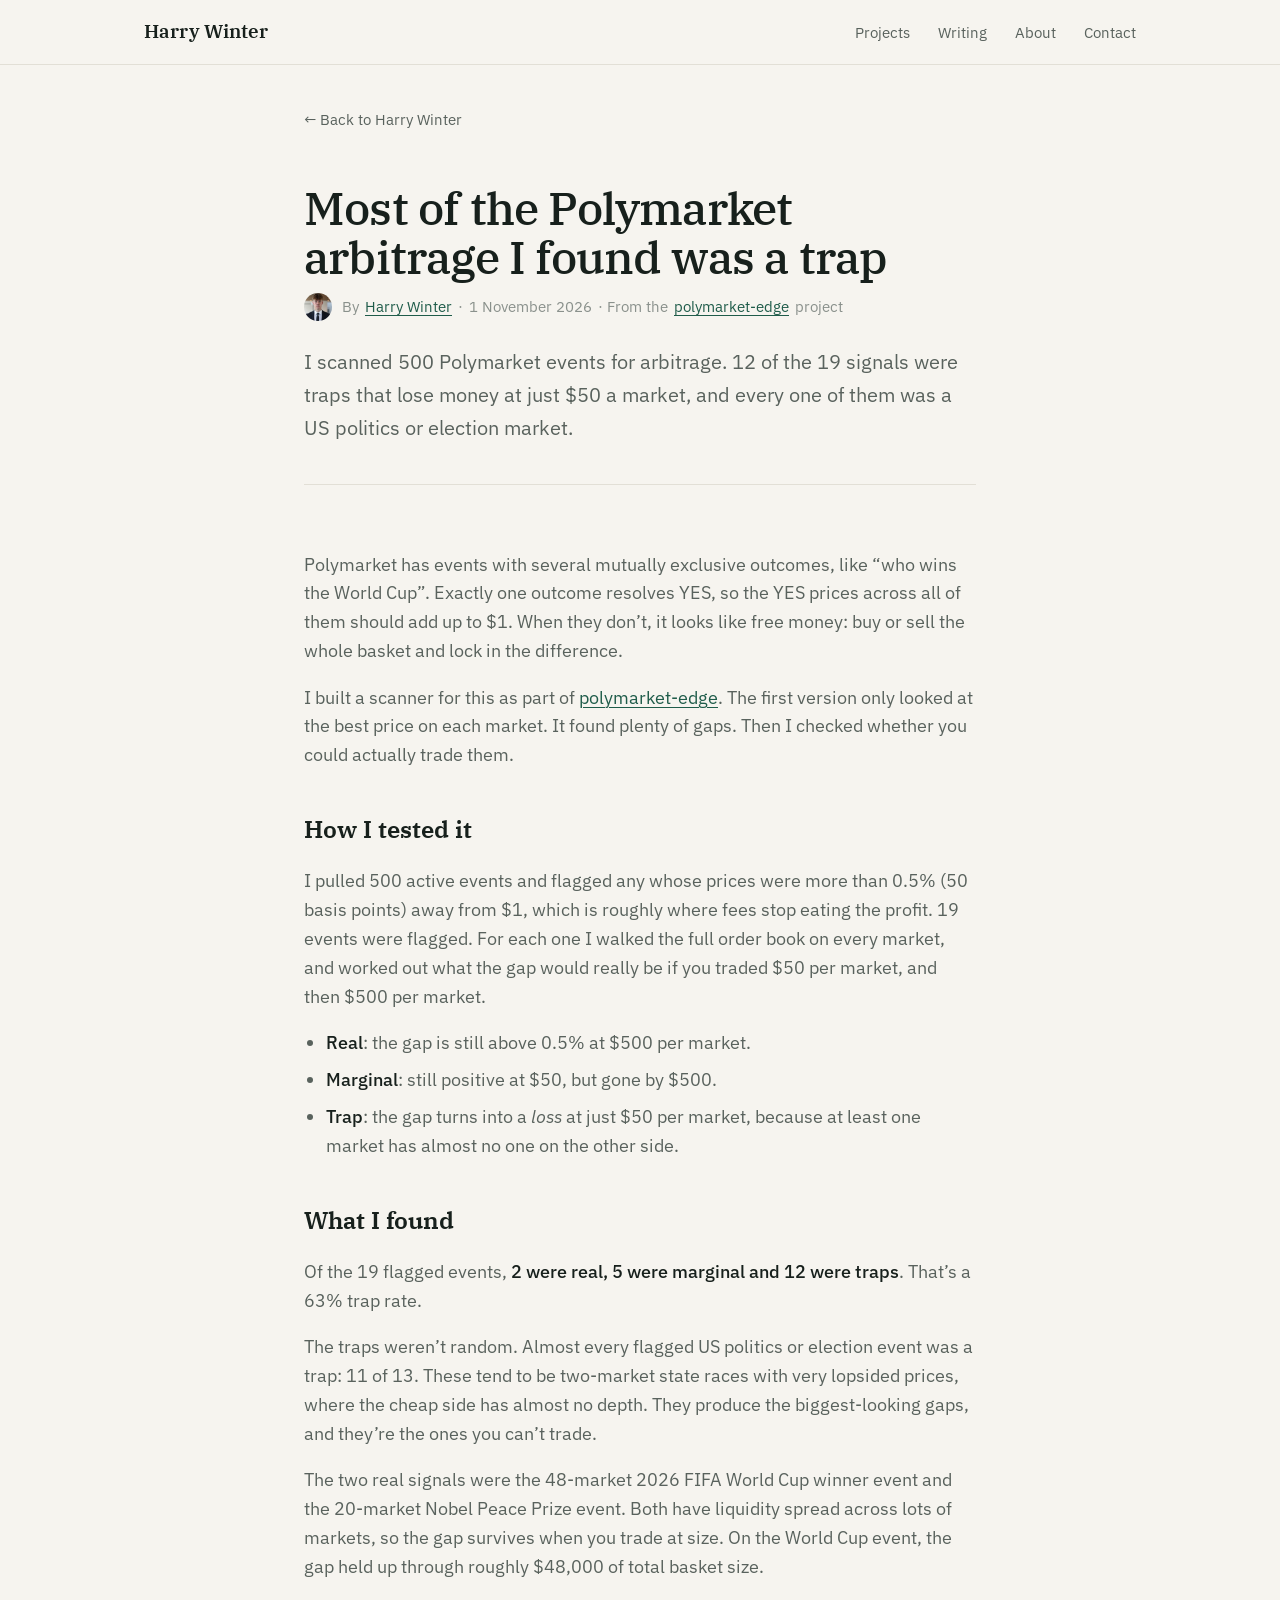
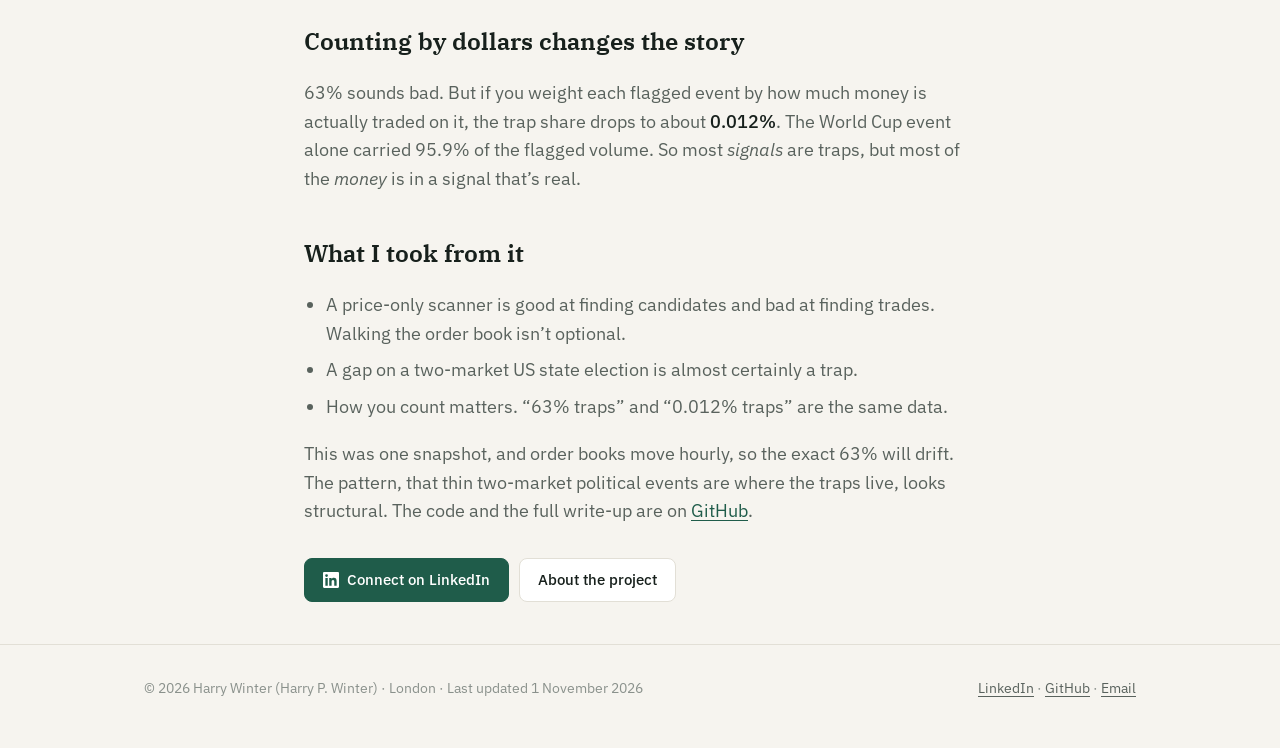
<file: writing/polymarket-arbitrage-traps/index.html>
<!doctype html>
<html lang="en-GB">
<head>
  <meta charset="utf-8">
  <meta name="viewport" content="width=device-width, initial-scale=1">
  <meta name="google-site-verification" content="IN58JlY0TMIs5u1BTdAQgzycmwXVi_8bx57BGI0jHlM" />
  <title>Most Polymarket Arbitrage Signals Are Traps | Harry Winter</title>
  <meta name="description" content="Harry Winter scanned 500 Polymarket events for arbitrage. 12 of 19 flagged signals were traps that became losses once order-book depth was checked.">
  <meta name="author" content="Harry Winter">
  <meta name="robots" content="index, follow, max-image-preview:large, max-snippet:-1">
  <link rel="canonical" href="https://harrywinter06-code.github.io/writing/polymarket-arbitrage-traps/">
  <link rel="alternate" hreflang="en-GB" href="https://harrywinter06-code.github.io/writing/polymarket-arbitrage-traps/">
  <link rel="alternate" hreflang="x-default" href="https://harrywinter06-code.github.io/writing/polymarket-arbitrage-traps/">
  <link rel="me" href="https://www.linkedin.com/in/harry-p-winter">
  <link rel="me" href="https://github.com/harrywinter06-code">
  <meta name="theme-color" content="#121614" media="(prefers-color-scheme: dark)">
  <meta name="theme-color" content="#f6f4ef" media="(prefers-color-scheme: light)">

  <meta property="og:site_name" content="Harry Winter">
  <meta property="og:locale" content="en_GB">
  <meta property="og:type" content="article">
  <meta property="og:title" content="Most Polymarket Arbitrage Signals Are Traps | Harry Winter">
  <meta property="og:description" content="Harry Winter scanned 500 Polymarket events for arbitrage. 12 of 19 flagged signals were traps that became losses once order-book depth was checked.">
  <meta property="og:url" content="https://harrywinter06-code.github.io/writing/polymarket-arbitrage-traps/">
  <meta property="og:image" content="https://harrywinter06-code.github.io/og-image.jpg">
  <meta property="og:image:width" content="1200">
  <meta property="og:image:height" content="630">
  <meta property="og:image:alt" content="Harry Winter: UCL student building trading systems and LLM tooling, London">
  
  
  <meta name="twitter:card" content="summary_large_image">
  <meta name="twitter:title" content="Most Polymarket Arbitrage Signals Are Traps | Harry Winter">
  <meta name="twitter:description" content="Harry Winter scanned 500 Polymarket events for arbitrage. 12 of 19 flagged signals were traps that became losses once order-book depth was checked.">
  <meta name="twitter:image" content="https://harrywinter06-code.github.io/og-image.jpg">

  <link rel="icon" href="/favicon.ico" sizes="48x48">
  <link rel="icon" href="/favicon.svg" type="image/svg+xml">
  <link rel="apple-touch-icon" href="/apple-touch-icon.png">
  <link rel="manifest" href="/site.webmanifest">
  <link rel="sitemap" type="application/xml" href="/sitemap.xml">
  
  <link rel="preconnect" href="https://fonts.googleapis.com">
  <link rel="preconnect" href="https://fonts.gstatic.com" crossorigin>
  <link href="https://fonts.googleapis.com/css2?family=IBM+Plex+Mono:wght@500&family=IBM+Plex+Sans:wght@400;500;600&family=IBM+Plex+Serif:wght@500;600&display=swap" rel="stylesheet">
  <link rel="stylesheet" href="/assets/style.css">

  <script type="application/ld+json">
{
  "@context": "https://schema.org",
  "@graph": [
    {
      "@type": "WebSite",
      "@id": "https://harrywinter06-code.github.io/#website",
      "url": "https://harrywinter06-code.github.io/",
      "name": "Harry Winter",
      "alternateName": [
        "Harry P. Winter",
        "Harry Winter portfolio"
      ],
      "description": "Personal website and portfolio of Harry Winter, a UCL student in London.",
      "inLanguage": "en-GB",
      "publisher": {
        "@id": "https://harrywinter06-code.github.io/#person"
      },
      "author": {
        "@id": "https://harrywinter06-code.github.io/#person"
      }
    },
    {
      "@type": "BlogPosting",
      "@id": "https://harrywinter06-code.github.io/writing/polymarket-arbitrage-traps/#article",
      "mainEntityOfPage": "https://harrywinter06-code.github.io/writing/polymarket-arbitrage-traps/",
      "url": "https://harrywinter06-code.github.io/writing/polymarket-arbitrage-traps/",
      "headline": "Most of the Polymarket arbitrage I found was a trap",
      "description": "Harry Winter scanned 500 Polymarket events for arbitrage. 12 of 19 flagged signals were traps that became losses once order-book depth was checked.",
      "datePublished": "2026-11-01T09:00:00+00:00",
      "dateModified": "2026-11-01T09:00:00+00:00",
      "author": {
        "@id": "https://harrywinter06-code.github.io/#person"
      },
      "publisher": {
        "@id": "https://harrywinter06-code.github.io/#person"
      },
      "image": "https://harrywinter06-code.github.io/og-image.jpg",
      "inLanguage": "en-GB",
      "wordCount": 473,
      "isPartOf": {
        "@id": "https://harrywinter06-code.github.io/#website"
      },
      "about": {
        "@id": "https://harrywinter06-code.github.io/projects/polymarket-edge/#code"
      },
      "citation": "https://github.com/harrywinter06-code/polymarket-edge"
    },
    {
      "@type": "BreadcrumbList",
      "itemListElement": [
        {
          "@type": "ListItem",
          "position": 1,
          "name": "Harry Winter",
          "item": "https://harrywinter06-code.github.io/"
        },
        {
          "@type": "ListItem",
          "position": 2,
          "name": "Writing",
          "item": "https://harrywinter06-code.github.io/#writing"
        },
        {
          "@type": "ListItem",
          "position": 3,
          "name": "Most of the Polymarket arbitrage I found was a trap",
          "item": "https://harrywinter06-code.github.io/writing/polymarket-arbitrage-traps/"
        }
      ]
    },
    {
      "@type": "Person",
      "@id": "https://harrywinter06-code.github.io/#person",
      "name": "Harry Winter",
      "url": "https://harrywinter06-code.github.io/",
      "image": {
        "@type": "ImageObject",
        "@id": "https://harrywinter06-code.github.io/#photo",
        "url": "https://harrywinter06-code.github.io/harry-winter.jpg",
        "contentUrl": "https://harrywinter06-code.github.io/harry-winter.jpg",
        "name": "Harry Winter",
        "caption": "Harry Winter, Information Management for Business student at UCL, London",
        "description": "Photo of Harry Winter (Harry P. Winter), UCL student in London",
        "creditText": "Harry Winter",
        "copyrightNotice": "© Harry Winter",
        "representativeOfPage": true,
        "width": 360,
        "height": 360
      },
      "sameAs": [
        "https://www.linkedin.com/in/harry-p-winter",
        "https://github.com/harrywinter06-code"
      ]
    }
  ]
}
  </script>
</head>
<body>
  <a class="skip" href="#main">Skip to content</a>
  <header class="bar">
    <div class="wrap">
      <a class="brand" href="/">Harry Winter</a>
      <nav aria-label="Main">
        <a href="/#projects">Projects</a>
        <a class="hide-sm" href="/#writing">Writing</a>
        <a class="hide-sm" href="/#about">About</a>
        <a href="/#contact">Contact</a>
      </nav>
    </div>
  </header>

  <main id="main">
    <div class="wrap narrow">
      <p class="crumb"><a href="/">&larr; Back to Harry Winter</a></p>
      <header class="phead">
        <h1>Most of the Polymarket arbitrage I found was a trap</h1>
        <p class="meta"><img class="avatar" src="/harry-winter.jpg" alt="Harry Winter" width="28" height="28">By <a href="/" rel="author">Harry Winter</a> · <time datetime="2026-11-01">1 November 2026</time> · From the <a href="/projects/polymarket-edge/">polymarket-edge</a> project</p>
        <p class="lede">I scanned 500 Polymarket events for arbitrage. 12 of the 19 signals were traps that lose money at just $50 a market, and every one of them was a US politics or election market.</p>
      </header>
      <article class="article">
        <p>Polymarket has events with several mutually exclusive outcomes, like &ldquo;who wins the World Cup&rdquo;. Exactly one outcome resolves YES, so the YES prices across all of them should add up to $1. When they don&rsquo;t, it looks like free money: buy or sell the whole basket and lock in the difference.</p>
        <p>I built a scanner for this as part of <a href="/projects/polymarket-edge/">polymarket-edge</a>. The first version only looked at the best price on each market. It found plenty of gaps. Then I checked whether you could actually trade them.</p>
        <h3>How I tested it</h3>
        <p>I pulled 500 active events and flagged any whose prices were more than 0.5% (50 basis points) away from $1, which is roughly where fees stop eating the profit. 19 events were flagged. For each one I walked the full order book on every market, and worked out what the gap would really be if you traded $50 per market, and then $500 per market.</p>
        <ul>
          <li><strong>Real</strong>: the gap is still above 0.5% at $500 per market.</li>
          <li><strong>Marginal</strong>: still positive at $50, but gone by $500.</li>
          <li><strong>Trap</strong>: the gap turns into a <em>loss</em> at just $50 per market, because at least one market has almost no one on the other side.</li>
        </ul>
        <h3>What I found</h3>
        <p>Of the 19 flagged events, <strong>2 were real, 5 were marginal and 12 were traps</strong>. That&rsquo;s a 63% trap rate.</p>
        <p>The traps weren&rsquo;t random. Almost every flagged US politics or election event was a trap: 11 of 13. These tend to be two-market state races with very lopsided prices, where the cheap side has almost no depth. They produce the biggest-looking gaps, and they&rsquo;re the ones you can&rsquo;t trade.</p>
        <p>The two real signals were the 48-market 2026 FIFA World Cup winner event and the 20-market Nobel Peace Prize event. Both have liquidity spread across lots of markets, so the gap survives when you trade at size. On the World Cup event, the gap held up through roughly $48,000 of total basket size.</p>
        <h3>Counting by dollars changes the story</h3>
        <p>63% sounds bad. But if you weight each flagged event by how much money is actually traded on it, the trap share drops to about <strong>0.012%</strong>. The World Cup event alone carried 95.9% of the flagged volume. So most <em>signals</em> are traps, but most of the <em>money</em> is in a signal that&rsquo;s real.</p>
        <h3>What I took from it</h3>
        <ul>
          <li>A price-only scanner is good at finding candidates and bad at finding trades. Walking the order book isn&rsquo;t optional.</li>
          <li>A gap on a two-market US state election is almost certainly a trap.</li>
          <li>How you count matters. &ldquo;63% traps&rdquo; and &ldquo;0.012% traps&rdquo; are the same data.</li>
        </ul>
        <p>This was one snapshot, and order books move hourly, so the exact 63% will drift. The pattern, that thin two-market political events are where the traps live, looks structural. The code and the full write-up are on <a href="https://github.com/harrywinter06-code/polymarket-edge">GitHub</a>.</p>
        <p class="btns" style="margin-top:32px"><a class="btn solid" href="https://www.linkedin.com/in/harry-p-winter" rel="me"><svg viewBox="0 0 24 24" fill="currentColor" aria-hidden="true"><path d="M20.45 20.45h-3.56v-5.57c0-1.33-.02-3.04-1.85-3.04-1.85 0-2.14 1.45-2.14 2.94v5.67H9.35V9h3.41v1.56h.05c.48-.9 1.64-1.85 3.37-1.85 3.6 0 4.27 2.37 4.27 5.46v6.28zM5.34 7.43a2.06 2.06 0 1 1 0-4.13 2.06 2.06 0 0 1 0 4.13zM7.12 20.45H3.56V9h3.56v11.45zM22.22 0H1.77C.79 0 0 .77 0 1.73v20.54C0 23.23.79 24 1.77 24h20.45c.98 0 1.78-.77 1.78-1.73V1.73C24 .77 23.2 0 22.22 0z"/></svg>Connect on LinkedIn</a><a class="btn" href="/projects/polymarket-edge/">About the project</a></p>
      </article>
    </div>
  </main>

  <footer>
    <div class="wrap">
      <span>© 2026 Harry Winter (Harry P. Winter) · London · Last updated <time datetime="2026-11-01">1 November 2026</time></span>
      <span><a href="https://www.linkedin.com/in/harry-p-winter" rel="me">LinkedIn</a> · <a href="https://github.com/harrywinter06-code" rel="me">GitHub</a> · <a href="mailto:harrywinter.uk@gmail.com">Email</a></span>
    </div>
  </footer>
</body>
</html>
</file>
<file: assets/style.css>
:root {
  --bg: #f6f4ef;
  --surface: #ffffff;
  --text: #17201c;
  --muted: #59625d;
  --faint: #8a918c;
  --rule: #e2dfd6;
  --accent: #1f5c4a;
  --accent-hover: #164536;
  --accent-soft: #e4eee8;
  --on-accent: #ffffff;
  --shadow: 0 1px 2px rgba(23, 32, 28, .05), 0 8px 24px -16px rgba(23, 32, 28, .18);
}
@media (prefers-color-scheme: dark) {
  :root {
    --bg: #121614;
    --surface: #1a1f1c;
    --text: #e7ebe8;
    --muted: #a0a9a4;
    --faint: #727b76;
    --rule: #2a312d;
    --accent: #7cc4a4;
    --accent-hover: #a2dcc1;
    --accent-soft: #1d2b25;
    --on-accent: #0f1a15;
    --shadow: none;
  }
}

* { box-sizing: border-box; }
html { -webkit-text-size-adjust: 100%; scroll-behavior: smooth; }
@media (prefers-reduced-motion: reduce) { html { scroll-behavior: auto; } }
body {
  margin: 0;
  background: var(--bg);
  color: var(--text);
  font: 17px/1.65 "IBM Plex Sans", -apple-system, "Segoe UI", Helvetica, Arial, sans-serif;
  -webkit-font-smoothing: antialiased;
}
.wrap { max-width: 1040px; margin: 0 auto; padding: 0 24px; }
.narrow { max-width: 720px; }
.serif { font-family: "IBM Plex Serif", Georgia, serif; }
.mono { font-family: "IBM Plex Mono", ui-monospace, Menlo, monospace; }

a { color: var(--accent); text-underline-offset: 3px; text-decoration-thickness: 1px; }
a:hover { color: var(--accent-hover); }
a:focus-visible, .btn:focus-visible { outline: 2px solid var(--accent); outline-offset: 3px; border-radius: 4px; }
::selection { background: var(--accent-soft); }

.skip { position: absolute; left: -9999px; }
.skip:focus { left: 12px; top: 12px; z-index: 10; background: var(--surface); padding: 6px 10px; }

/* header bar */
.bar { border-bottom: 1px solid var(--rule); }
.bar .wrap { display: flex; align-items: center; justify-content: space-between; height: 64px; }
.brand { font-family: "IBM Plex Serif", Georgia, serif; font-weight: 600; font-size: 19px; color: var(--text); text-decoration: none; }
.bar nav a { color: var(--muted); text-decoration: none; font-size: 15px; margin-left: 24px; }
.bar nav a:hover { color: var(--text); }

/* buttons */
.btns { display: flex; flex-wrap: wrap; gap: 10px; }
.btn {
  display: inline-flex; align-items: center; gap: 8px; height: 44px; padding: 0 18px;
  border-radius: 8px; font-size: 15px; font-weight: 500; text-decoration: none;
  border: 1px solid var(--rule); background: var(--surface); color: var(--text);
  transition: border-color .15s, background .15s;
}
.btn:hover { border-color: var(--faint); color: var(--text); }
.btn.solid { background: var(--accent); border-color: var(--accent); color: var(--on-accent); }
.btn.solid:hover { background: var(--accent-hover); border-color: var(--accent-hover); color: var(--on-accent); }
.btn svg { width: 16px; height: 16px; flex: none; }

/* hero */
.hero { padding: 80px 0 72px; }
.hero .wrap { display: grid; grid-template-columns: minmax(0, 1fr) 300px; gap: 64px; align-items: center; }
.kicker { font-size: 14px; color: var(--accent); font-weight: 500; margin: 0 0 14px; }
h1 { font-family: "IBM Plex Serif", Georgia, serif; font-weight: 500; font-size: 54px; line-height: 1.08; letter-spacing: -.8px; margin: 0 0 22px; }
.hero p.intro { font-size: 19px; color: var(--muted); margin: 0 0 14px; max-width: 54ch; }
.hero p.intro strong { color: var(--text); font-weight: 500; }
.hero .btns { margin-top: 28px; }
.photo { width: 100%; height: auto; aspect-ratio: 4 / 5; object-fit: cover; object-position: center 22%; border-radius: 14px; display: block; box-shadow: var(--shadow); }
.photo-cap { font-size: 13px; color: var(--faint); margin-top: 10px; }

/* sections */
section.block { padding: 72px 0; border-top: 1px solid var(--rule); }
h2 { font-family: "IBM Plex Serif", Georgia, serif; font-weight: 500; font-size: 32px; letter-spacing: -.3px; line-height: 1.2; margin: 0 0 8px; }
.sub { color: var(--muted); margin: 0 0 36px; }

/* project cards */
.grid { display: grid; grid-template-columns: repeat(2, minmax(0, 1fr)); gap: 20px; }
.card {
  display: flex; flex-direction: column; padding: 28px; border-radius: 12px;
  background: var(--surface); border: 1px solid var(--rule); box-shadow: var(--shadow);
  color: inherit; text-decoration: none; transition: border-color .15s, transform .15s;
}
.card:hover { border-color: var(--accent); color: inherit; transform: translateY(-2px); }
@media (prefers-reduced-motion: reduce) { .card:hover { transform: none; } }
.stat { font-family: "IBM Plex Mono", ui-monospace, monospace; font-size: 30px; font-weight: 500; color: var(--accent); line-height: 1.1; }
.stat-label { font-size: 14px; color: var(--faint); margin: 4px 0 22px; }
.card h3 { font-family: "IBM Plex Serif", Georgia, serif; font-weight: 600; font-size: 22px; margin: 0 0 8px; }
.card p { margin: 0 0 20px; color: var(--muted); font-size: 16px; }
.card .more { margin-top: auto; font-size: 14px; font-weight: 500; color: var(--accent); }
.card .lang { font-size: 13px; color: var(--faint); font-weight: 400; margin-left: 8px; font-family: "IBM Plex Sans", sans-serif; }

/* about */
.about { display: grid; grid-template-columns: minmax(0, 1.3fr) minmax(0, 1fr); gap: 56px; }
.about p { margin: 0 0 16px; color: var(--muted); font-size: 18px; }
.about p strong { color: var(--text); font-weight: 500; }
.facts { margin: 0; padding: 22px 24px; background: var(--surface); border: 1px solid var(--rule); border-radius: 12px; box-shadow: var(--shadow); }
.facts div { padding: 10px 0; border-bottom: 1px solid var(--rule); }
.facts div:last-child { border-bottom: 0; }
.facts dt { font-size: 13px; color: var(--faint); }
.facts dd { margin: 2px 0 0; font-size: 16px; }

/* quick facts */
.faq { margin: 0; }
.faq div { padding: 18px 0; border-bottom: 1px solid var(--rule); }
.faq div:first-child { padding-top: 0; }
.faq dt { font-family: "IBM Plex Serif", Georgia, serif; font-weight: 600; font-size: 19px; margin-bottom: 6px; }
.faq dd { margin: 0; color: var(--muted); }

/* contact */
.contact { text-align: left; }
.contact p { color: var(--muted); max-width: 52ch; margin: 0 0 24px; font-size: 18px; }

/* project pages */
.crumb { padding: 28px 0 0; font-size: 15px; }
.crumb a { color: var(--muted); text-decoration: none; }
.crumb a:hover { color: var(--accent); }
.phead { padding: 36px 0 40px; }
.phead h1 { font-size: 46px; margin-bottom: 10px; }
.meta { color: var(--faint); font-size: 15px; margin: 0 0 24px; display: flex; flex-wrap: wrap; align-items: center; gap: 4px 6px; }
.avatar { width: 28px; height: 28px; border-radius: 50%; object-fit: cover; margin-right: 4px; }
.lede { font-size: 20px; color: var(--muted); margin: 0; max-width: 62ch; }
.stats { display: grid; grid-template-columns: repeat(3, minmax(0, 1fr)); gap: 16px; margin: 36px 0 0; }
.stats > div { background: var(--surface); border: 1px solid var(--rule); border-radius: 12px; padding: 18px 20px; box-shadow: var(--shadow); }
.stats .stat { font-size: 26px; }
.stats .stat-label { margin: 4px 0 0; }
.article { padding: 48px 0 24px; border-top: 1px solid var(--rule); }
.article h3 { font-family: "IBM Plex Serif", Georgia, serif; font-weight: 600; font-size: 24px; margin: 40px 0 12px; }
.article h3:first-child { margin-top: 0; }
.article p, .article li { color: var(--muted); font-size: 17.5px; }
.article strong { color: var(--text); font-weight: 500; }
.article ol, .article ul { padding-left: 22px; }
.article li { margin-bottom: 8px; }
code { font-family: "IBM Plex Mono", ui-monospace, monospace; font-size: .86em; background: var(--accent-soft); padding: 1px 6px; border-radius: 4px; color: var(--text); }

footer { border-top: 1px solid var(--rule); padding: 32px 0 48px; color: var(--faint); font-size: 14px; }
footer .wrap { display: flex; flex-wrap: wrap; justify-content: space-between; gap: 12px; }
footer a { color: var(--muted); }

@media (max-width: 860px) {
  .hero { padding: 48px 0 56px; }
  .hero .wrap { grid-template-columns: 1fr; gap: 36px; }
  .hero .photo-wrap { order: -1; max-width: 132px; }
  .photo { aspect-ratio: 1; border-radius: 50%; }
  h1 { font-size: 42px; }
  .grid, .about { grid-template-columns: 1fr; }
  .about { gap: 32px; }
  section.block { padding: 56px 0; }
}
@media (max-width: 520px) {
  .wrap { padding: 0 16px; }
  body { font-size: 16px; }
  h1 { font-size: 36px; }
  .phead h1 { font-size: 34px; }
  .bar nav a { margin-left: 16px; }
  .bar nav a.hide-sm { display: none; }
  .stats { grid-template-columns: 1fr; }
  .card { padding: 22px; }
}
</file>
